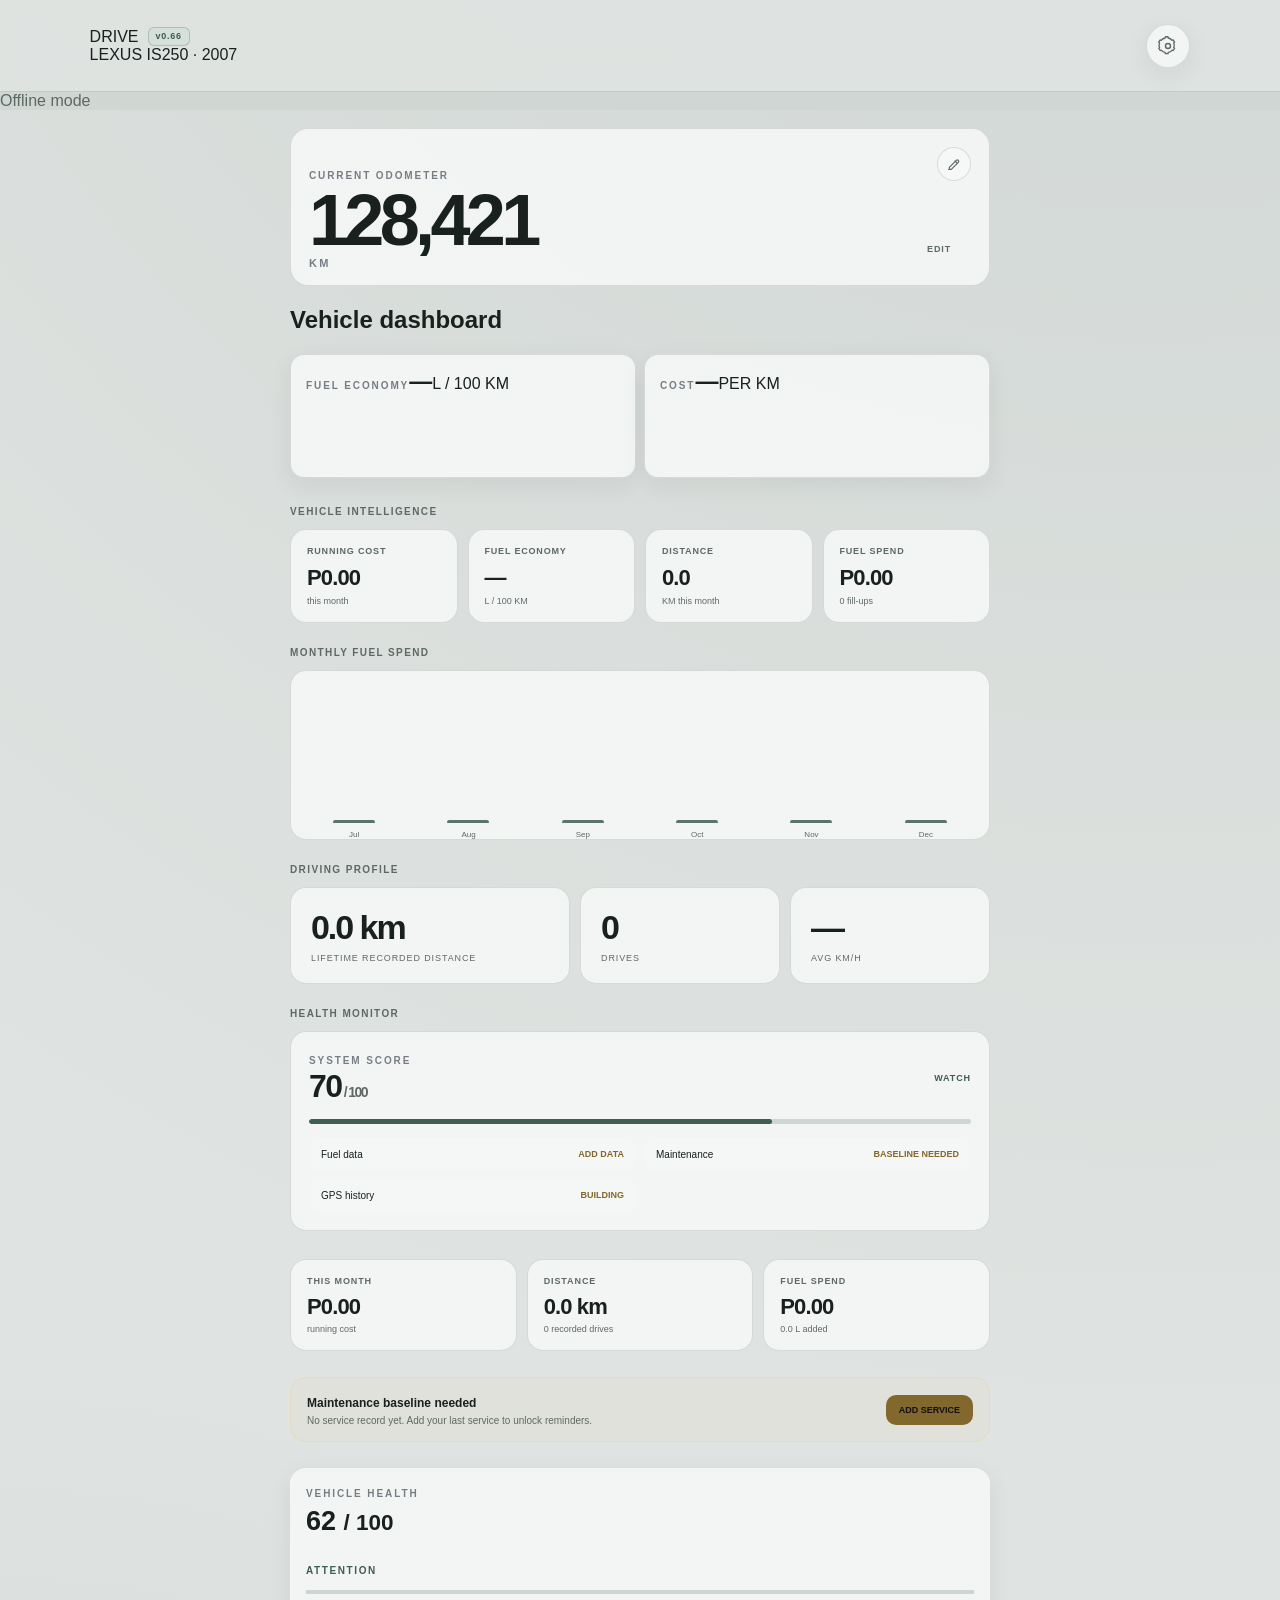
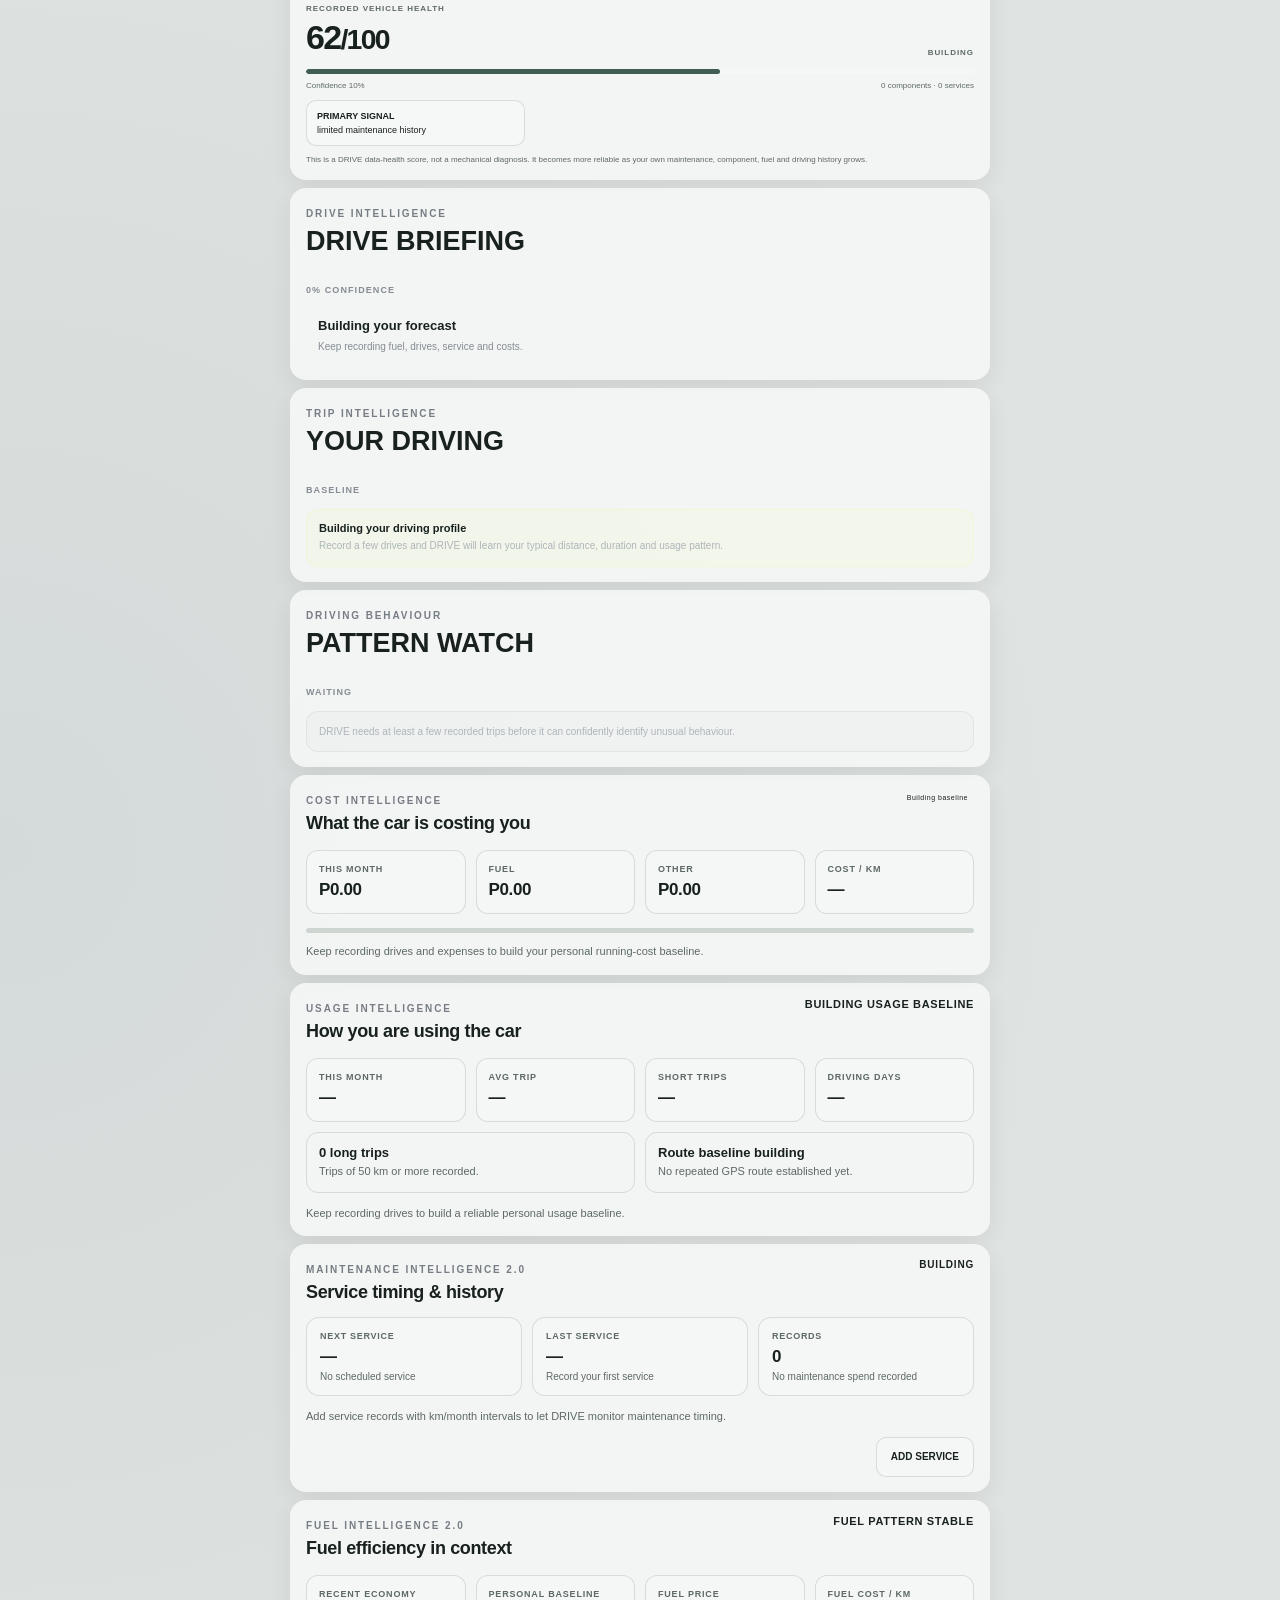
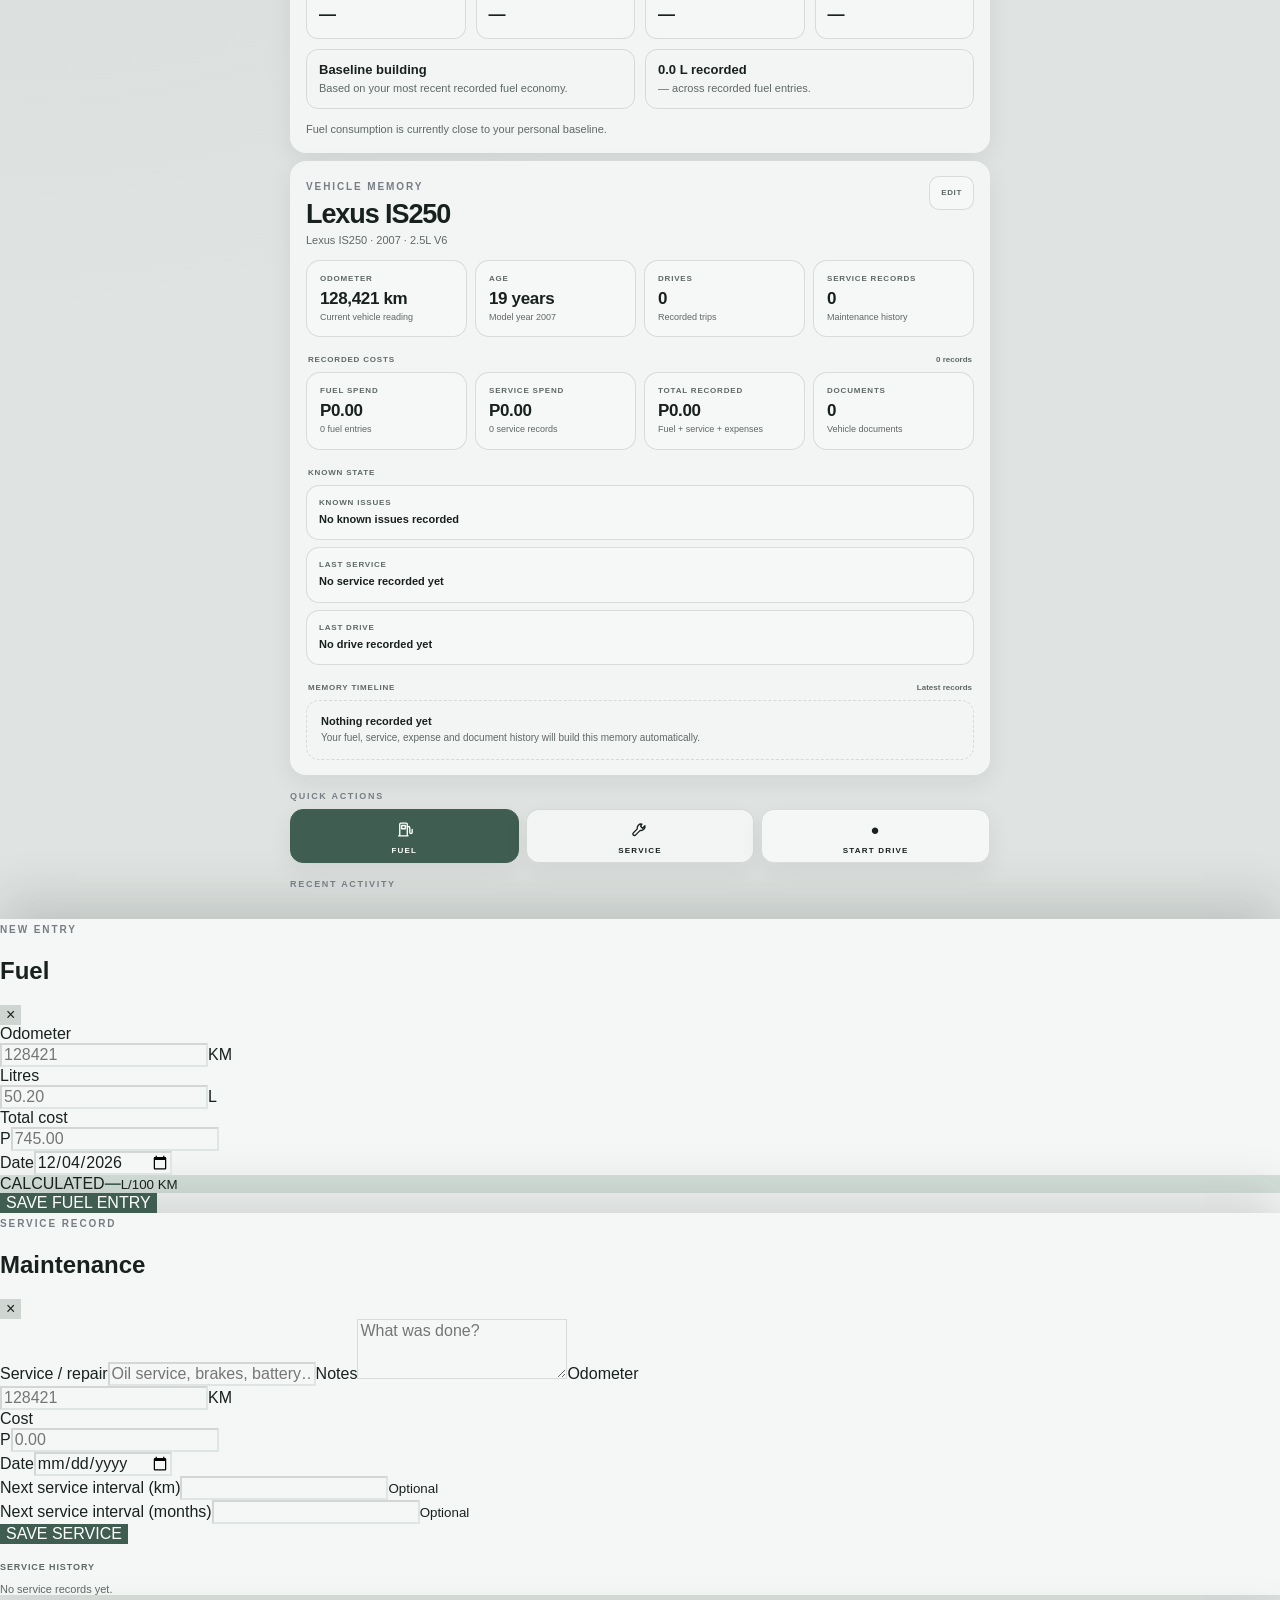
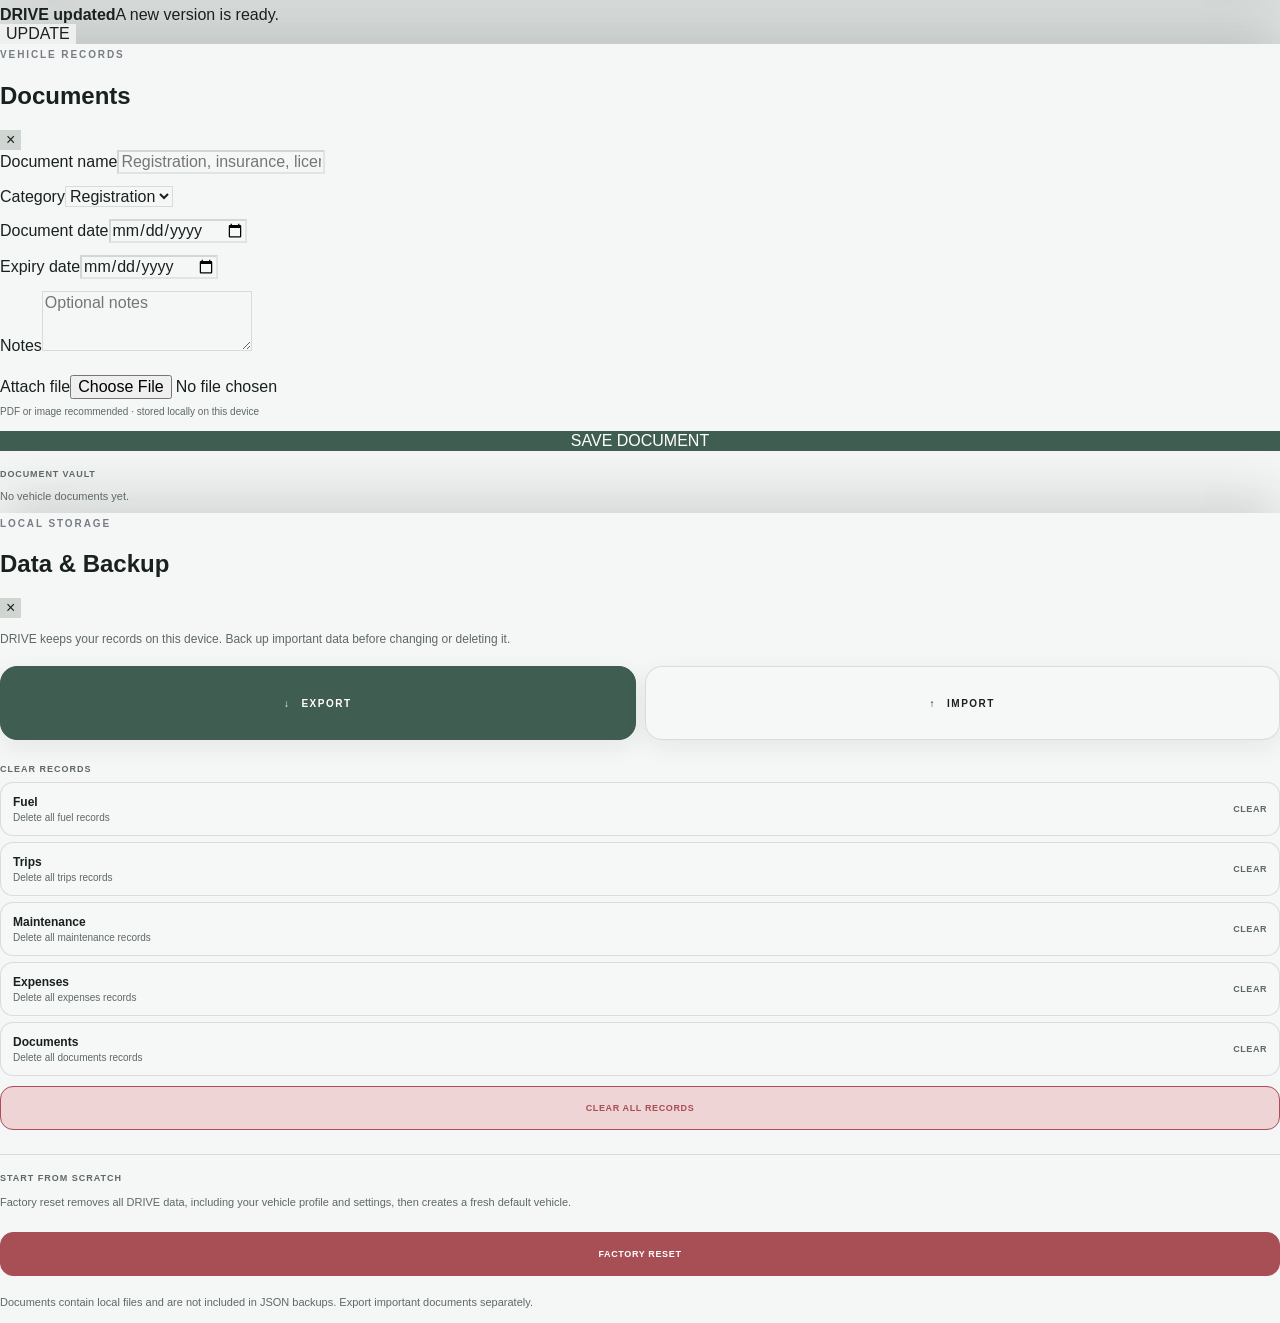
<file: index.html>
<!DOCTYPE html>
<html lang="en">
<head>
<meta charset="UTF-8"><meta name="viewport" content="width=device-width, initial-scale=1, viewport-fit=cover"><meta name="theme-color" content="#151a18"><meta name="description" content="DRIVE — Personal Vehicle Intelligence"><link rel="manifest" href="manifest.json"><link rel="icon" href="icons/icon.svg"><link rel="apple-touch-icon" href="icons/icon.svg"><title>DRIVE v0.63 — Vehicle Intelligence</title><link rel="stylesheet" href="styles.css"><link rel="stylesheet" href="theme-v028.css">
<style>
.brand-row{display:flex;align-items:center;gap:9px}.version-badge{display:inline-flex;align-items:center;padding:4px 7px;border:1px solid rgba(157,185,170,.24);border-radius:6px;color:#a9bcb1;background:rgba(157,185,170,.08);font-size:9px;font-weight:800;letter-spacing:.08em;line-height:1}.drive-briefing{margin-top:18px}.drive-briefing .panel-header{margin-bottom:14px}.briefing-confidence{font-size:9px;letter-spacing:.12em;font-weight:800;color:#858c93}.briefing-list{display:grid;gap:10px}.briefing-item{padding:13px 14px;border:1px solid rgba(255,255,255,.07);border-radius:10px;background:#111417}.briefing-title{display:flex;justify-content:space-between;gap:12px;align-items:center}.briefing-title strong{font-size:11px;letter-spacing:.08em}.briefing-title span{font-size:8px;letter-spacing:.1em;color:#858c93}.briefing-item p{margin:7px 0 5px;color:#f1f3f4;font-size:13px;line-height:1.45}.briefing-item small{display:block;color:#858c93;font-size:11px;line-height:1.4}.briefing-item.severity-attention{border-color:rgba(214,134,139,.3)}.briefing-item.severity-watch{border-color:rgba(208,181,108,.25)}.briefing-item.severity-positive{border-color:rgba(157,185,170,.22)}.briefing-empty{padding:14px;border:1px dashed rgba(255,255,255,.1);border-radius:10px}.briefing-empty strong{font-size:13px}.briefing-empty p{margin:6px 0 0;color:#858c93;font-size:12px;line-height:1.5}.trip-history-heading{display:flex;justify-content:space-between;align-items:baseline;margin:18px 0 10px}.trip-history-heading span{font-size:9px;color:#858c93;letter-spacing:.1em;font-weight:800}.trip-history-list{display:grid;gap:8px}.trip-history-item{display:grid;grid-template-columns:34px minmax(0,1fr) auto;gap:10px;align-items:center;padding:13px;border:1px solid rgba(255,255,255,.07);border-radius:12px;background:#111417}.trip-history-icon{width:34px;height:34px;border-radius:10px;display:grid;place-items:center;background:rgba(216,255,62,.08);color:#d8ff3e;font-weight:900}.trip-history-main{min-width:0}.trip-history-main strong{display:block;font-size:13px}.trip-history-main span{display:block;margin-top:4px;color:#858c93;font-size:10px;line-height:1.35}.trip-history-value{text-align:right}.trip-history-value strong{display:block;font-size:12px}.trip-history-value span{display:block;margin-top:4px;color:#858c93;font-size:9px}.trip-history-route{grid-column:2/-1;margin-top:2px;color:#858c93;font-size:9px;letter-spacing:.06em}.trip-history-empty{padding:14px;color:#858c93;font-size:12px}.live-map-wrap{margin:14px 0 12px}.live-map-pane{position:relative;width:100%;height:190px;overflow:hidden;border-radius:14px;background:#dfe4df}.live-map-canvas{display:block;width:100%;height:190px!important}@media(min-width:481px){.live-map-pane,.live-map-canvas{height:210px!important}}@media(max-width:480px){.briefing-item{padding:12px}.briefing-title{align-items:flex-start}.briefing-item p{font-size:12.5px}.trip-history-item{grid-template-columns:32px minmax(0,1fr) auto;padding:11px}.trip-history-icon{width:32px;height:32px}}
</style>
</head><body><div id="app">
<header class="topbar" role="banner"><div><div class="brand-row"><div class="brand">DRIVE</div><span class="version-badge">v0.63</span></div><div class="vehicle-name" id="vehicleHeaderName">LEXUS IS250 · 2007</div></div><button type="button" class="icon-button" id="settingsButton" aria-label="Open vehicle settings">⋯</button></header>
<div id="networkStatus" class="status-bar hidden" role="status" aria-live="polite"><span class="status-dot" aria-hidden="true"></span><span id="networkText">Offline mode</span></div>
<main id="main-content" tabindex="-1">
<section id="dashboardPage" class="page active" aria-labelledby="dashboard-title"><div class="hero"><div class="eyebrow">CURRENT ODOMETER</div><div id="odometerValue" class="odometer" aria-label="Current odometer reading">128,421</div><div class="unit">KM</div></div><h1 id="dashboard-title" class="sr-only">Vehicle dashboard</h1><div class="metric-grid"><article class="metric-card"><span class="metric-label">FUEL ECONOMY</span><strong id="fuelEconomy">—</strong><span>L / 100 KM</span></article><article class="metric-card"><span class="metric-label">COST</span><strong id="costPerKm">—</strong><span>PER KM</span></article></div><section class="panel" aria-labelledby="health-title"><div class="panel-header"><div><span class="eyebrow">VEHICLE HEALTH</span><h2 id="health-title"><span id="healthScore">100</span> <small>/ 100</small></h2></div><span class="health-status">GOOD</span></div><div class="health-bar" role="progressbar" aria-label="Vehicle health score" aria-valuemin="0" aria-valuemax="100" aria-valuenow="100"><div id="healthBar" style="width:100%"></div></div></section><section id="driveBriefing" class="panel drive-briefing" aria-labelledby="briefing-title"><div class="panel-header"><div><span class="eyebrow">DRIVE INTELLIGENCE</span><h2 id="briefing-title">DRIVE BRIEFING</h2></div><span class="briefing-confidence">LOCAL</span></div><div class="briefing-list"><div class="briefing-empty"><strong>Building your baseline</strong><p>Log more fuel, drives and service records and DRIVE will start identifying trends.</p></div></div></section><section aria-labelledby="quick-actions-title"><div id="quick-actions-title" class="section-title">QUICK ACTIONS</div><div class="quick-actions"><button type="button" class="action-button primary" data-action="fuel"><span class="action-icon" aria-hidden="true">＋</span><span>FUEL</span></button><button type="button" class="action-button" data-action="service"><span class="action-icon" aria-hidden="true">＋</span><span>SERVICE</span></button><button type="button" class="action-button drive-button" id="startDriveButton"><span class="action-icon" aria-hidden="true">●</span><span>START DRIVE</span></button></div></section><section aria-labelledby="recent-title"><div id="recent-title" class="section-title">RECENT ACTIVITY</div><div id="recentActivity" class="activity-list" aria-live="polite"></div></section></section>
<section id="tripsPage" class="page" aria-labelledby="trips-title"><div class="page-heading"><span class="eyebrow">VEHICLE MOVEMENT</span><h1 id="trips-title">Trips</h1></div><div class="trip-live-card hidden" id="tripLiveCard" aria-live="polite"><div class="live-indicator"><span aria-hidden="true"></span>RECORDING</div><div id="liveDistance" class="live-distance">0.00 km</div><div class="live-meta"><span id="liveDuration">00:00</span><span id="liveAccuracy">GPS ±--</span></div><button type="button" id="stopDriveButton" class="stop-button">END DRIVE</button></div><div id="tripHistory" class="history-list trip-history-list" aria-live="polite"></div><div class="empty-state"><div class="empty-icon" aria-hidden="true">◌</div><h2>Trip history</h2><p>Your recorded drives will appear here.</p></div></section>
<section id="fuelPage" class="page" aria-labelledby="fuel-title"><div class="page-heading"><span class="eyebrow">FUEL ANALYTICS</span><h1 id="fuel-title">Fuel</h1></div><div class="fuel-summary"><div><span>AVG ECONOMY</span><strong>—</strong><small>L/100KM</small></div><div><span>COST / KM</span><strong>—</strong><small>AVERAGE</small></div></div><button type="button" class="large-action" data-action="fuel"><span aria-hidden="true">＋</span>ADD FUEL ENTRY</button><div id="fuelHistory" class="history-list" aria-live="polite"></div></section>
<section id="carPage" class="page" aria-labelledby="car-title"><div class="page-heading"><span class="eyebrow">VEHICLE</span><h1 id="car-title">Lexus IS250</h1></div><div class="vehicle-card"><div class="vehicle-image-placeholder" role="img" aria-label="Lexus IS250 vehicle placeholder">IS250</div><div class="vehicle-details"><div><span>YEAR</span><strong>2007</strong></div><div><span>ENGINE</span><strong>2.5L V6</strong></div><div><span>ODOMETER</span><strong>128,421 km</strong></div></div></div><div class="section-title">VEHICLE HEALTH</div><div class="health-list"><div class="health-row"><span>Engine</span><strong class="good">GOOD</strong></div><div class="health-row"><span>Transmission</span><strong class="good">GOOD</strong></div><div class="health-row"><span>Brakes</span><strong class="warning">CHECK SOON</strong></div><div class="health-row"><span>Tyres</span><strong class="good">GOOD</strong></div></div></section>
<section id="morePage" class="page" aria-labelledby="more-title"><div class="page-heading"><span class="eyebrow">DRIVE</span><h1 id="more-title">More</h1></div><div class="settings-list"><button type="button">Maintenance <span aria-hidden="true">›</span></button><button type="button">Expenses <span aria-hidden="true">›</span></button><button type="button">Documents <span aria-hidden="true">›</span></button><button type="button" id="openCameraButton">Camera / OCR <span aria-hidden="true">›</span></button><button type="button">Analytics <span aria-hidden="true">›</span></button><button type="button">Data &amp; Backup <span aria-hidden="true">›</span></button><button type="button">Settings <span aria-hidden="true">›</span></button></div></section>
</main><nav class="bottom-nav" aria-label="Primary navigation"><button type="button" class="nav-item active" data-page="dashboardPage"><span aria-hidden="true">⌂</span><small>Home</small></button><button type="button" class="nav-item" data-page="tripsPage"><span aria-hidden="true">↗</span><small>Trips</small></button><button type="button" class="nav-item" data-page="fuelPage"><span aria-hidden="true">◉</span><small>Fuel</small></button><button type="button" class="nav-item" data-page="carPage"><span aria-hidden="true">◇</span><small>Car</small></button><button type="button" class="nav-item" data-page="morePage"><span aria-hidden="true">•••</span><small>More</small></button></nav></div>
<div id="fuelModal" class="modal hidden" role="dialog" aria-modal="true" aria-labelledby="fuel-modal-title"><div class="modal-sheet"><div class="modal-handle" aria-hidden="true"></div><div class="modal-header"><div><span class="eyebrow">NEW ENTRY</span><h2 id="fuel-modal-title">Fuel</h2></div><button type="button" class="modal-close" data-close="fuelModal" aria-label="Close fuel entry">×</button></div><form id="fuelForm"><label for="fuelOdometer">Odometer<div class="input-unit"><input id="fuelOdometer" type="number" inputmode="decimal" min="0" step="1" placeholder="128421" required><span aria-hidden="true">KM</span></div></label><label for="fuelLitres">Litres<div class="input-unit"><input id="fuelLitres" type="number" inputmode="decimal" min="0.01" step="0.01" placeholder="50.20" required><span aria-hidden="true">L</span></div></label><label for="fuelCost">Total cost<div class="input-unit"><span aria-hidden="true">P</span><input id="fuelCost" type="number" inputmode="decimal" min="0" step="0.01" placeholder="745.00" required></div></label><label for="fuelDate">Date<input id="fuelDate" type="date" required></label><div id="fuelCalculation" class="calculation-preview hidden" aria-live="polite"><span>CALCULATED</span><strong id="calculatedEconomy">—</strong><small>L/100 KM</small></div><button type="submit" class="submit-button">SAVE FUEL ENTRY</button></form></div></div>
<div id="maintenanceModal" class="modal hidden" role="dialog" aria-modal="true" aria-labelledby="maintenance-modal-title"><div class="modal-sheet"><div class="modal-handle" aria-hidden="true"></div><div class="modal-header"><div><span class="eyebrow">SERVICE RECORD</span><h2 id="maintenance-modal-title">Maintenance</h2></div><button type="button" class="modal-close" data-close="maintenanceModal" aria-label="Close maintenance">×</button></div><form id="maintenanceForm"><label for="maintenanceTitle">Service / repair<input id="maintenanceTitle" required maxlength="100" placeholder="Oil service, brakes, battery…"></label><label for="maintenanceDescription">Notes<textarea id="maintenanceDescription" rows="3" maxlength="500" placeholder="What was done?"></textarea></label><label for="maintenanceOdometer">Odometer<div class="input-unit"><input id="maintenanceOdometer" type="number" min="0" step="1" inputmode="numeric" placeholder="128421"><span aria-hidden="true">KM</span></div></label><label for="maintenanceCost">Cost<div class="input-unit"><span aria-hidden="true">P</span><input id="maintenanceCost" type="number" min="0" step="0.01" inputmode="decimal" placeholder="0.00"></div></label><label for="maintenanceDate">Date<input id="maintenanceDate" type="date" required></label><div class="form-grid"><div><label for="maintenanceIntervalKm">Next service interval (km)</label><input id="maintenanceIntervalKm" type="number" min="0" step="1" inputmode="numeric"><small>Optional</small></div><div><label for="maintenanceIntervalMonths">Next service interval (months)</label><input id="maintenanceIntervalMonths" type="number" min="0" step="1" inputmode="numeric"><small>Optional</small></div></div><button class="submit-button" type="submit">SAVE SERVICE</button></form></div></div>
<div id="updateModal" class="update-toast hidden" role="status" aria-live="polite"><div><strong>DRIVE updated</strong><span>A new version is ready.</span></div><button type="button" id="updateButton">UPDATE</button></div><script src="db.js"></script><script src="gps.js"></script><script src="app.js"></script><script src="trip-controller-v057.js"></script><script src="drive-runtime-v063.js"></script></body></html>
</file>
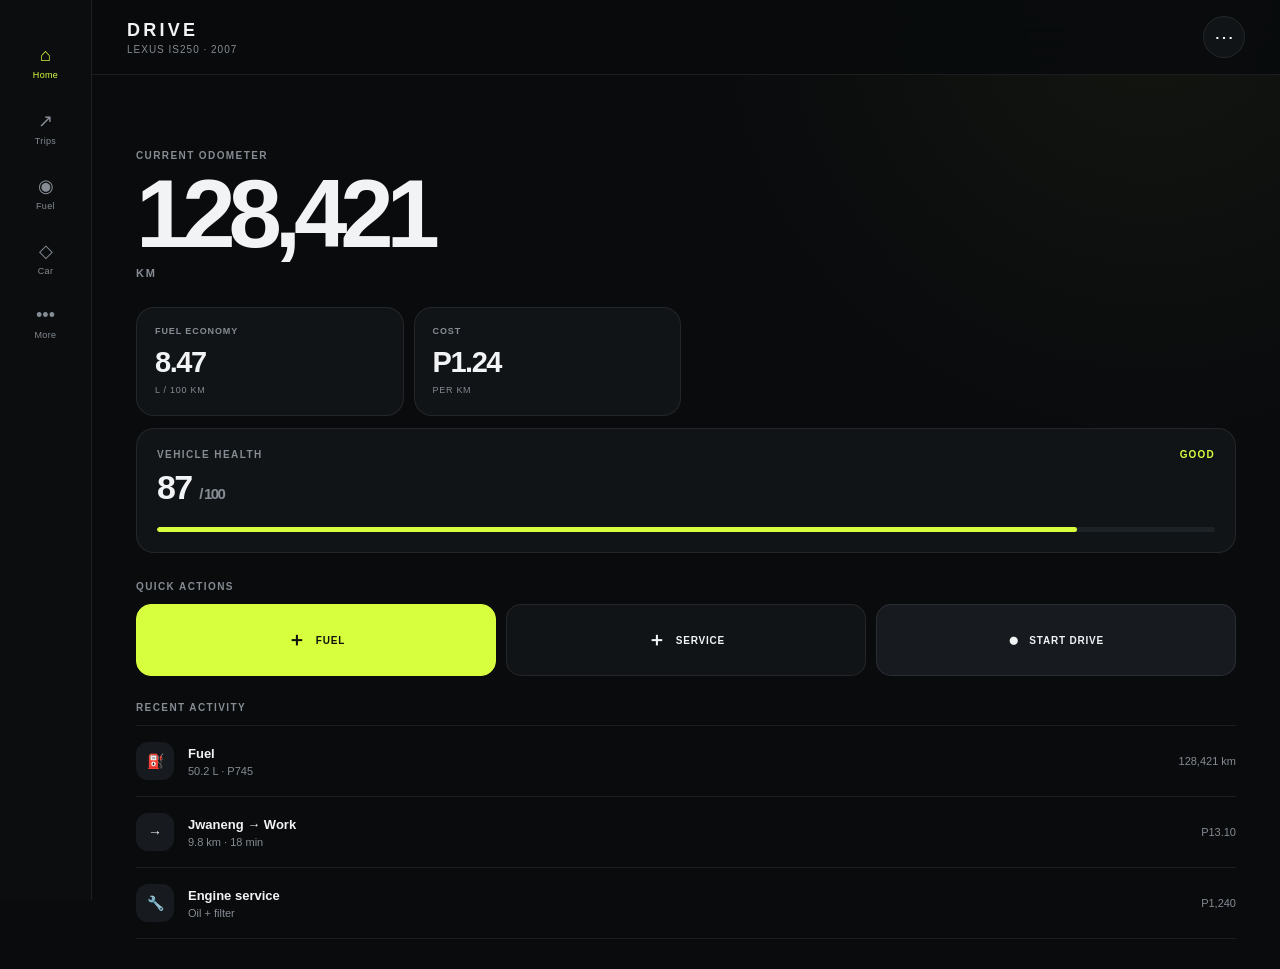
<file: drive/index.html>
<!DOCTYPE html>
<html lang="en">
<head>
    <meta charset="UTF-8">

    <meta
        name="viewport"
        content="width=device-width, initial-scale=1, viewport-fit=cover"
    >

    <meta name="theme-color" content="#0b0d0f">

    <meta
        name="description"
        content="DRIVE — Personal Vehicle Intelligence"
    >

    <link rel="manifest" href="manifest.json">
    <link rel="icon" href="icons/icon.svg">

    <title>DRIVE — Vehicle Intelligence</title>

    <link rel="stylesheet" href="styles.css">
</head>

<body>

<div id="app">

    <!-- =========================================
         TOP BAR
    ========================================== -->

    <header class="topbar">

        <div>
            <div class="brand">DRIVE</div>
            <div class="vehicle-name">LEXUS IS250 · 2007</div>
        </div>

        <button
            class="icon-button"
            id="settingsButton"
            aria-label="Settings"
        >
            ⋯
        </button>

    </header>


    <!-- =========================================
         OFFLINE / UPDATE STATUS
    ========================================== -->

    <div id="networkStatus" class="status-bar hidden">
        <span class="status-dot"></span>
        <span id="networkText">Offline mode</span>
    </div>


    <main>

        <!-- =====================================
             DASHBOARD
        ====================================== -->

        <section
            id="dashboardPage"
            class="page active"
        >

            <div class="hero">

                <div class="eyebrow">
                    CURRENT ODOMETER
                </div>

                <div
                    id="odometerValue"
                    class="odometer"
                >
                    128,421
                </div>

                <div class="unit">
                    KM
                </div>

            </div>


            <!-- METRICS -->

            <div class="metric-grid">

                <article class="metric-card">

                    <span class="metric-label">
                        FUEL ECONOMY
                    </span>

                    <strong id="fuelEconomy">
                        8.47
                    </strong>

                    <span>
                        L / 100 KM
                    </span>

                </article>


                <article class="metric-card">

                    <span class="metric-label">
                        COST
                    </span>

                    <strong id="costPerKm">
                        P1.24
                    </strong>

                    <span>
                        PER KM
                    </span>

                </article>

            </div>


            <!-- HEALTH -->

            <section class="panel">

                <div class="panel-header">

                    <div>
                        <span class="eyebrow">
                            VEHICLE HEALTH
                        </span>

                        <h2>
                            <span id="healthScore">87</span>
                            <small>/ 100</small>
                        </h2>
                    </div>

                    <span class="health-status">
                        GOOD
                    </span>

                </div>


                <div class="health-bar">

                    <div
                        id="healthBar"
                        style="width: 87%"
                    ></div>

                </div>

            </section>


            <!-- QUICK ACTIONS -->

            <section>

                <div class="section-title">
                    QUICK ACTIONS
                </div>


                <div class="quick-actions">

                    <button
                        class="action-button primary"
                        data-action="fuel"
                    >
                        <span class="action-icon">＋</span>
                        <span>FUEL</span>
                    </button>


                    <button
                        class="action-button"
                        data-action="service"
                    >
                        <span class="action-icon">＋</span>
                        <span>SERVICE</span>
                    </button>


                    <button
                        class="action-button drive-button"
                        id="startDriveButton"
                    >
                        <span class="action-icon">●</span>
                        <span>START DRIVE</span>
                    </button>

                </div>

            </section>


            <!-- RECENT ACTIVITY -->

            <section>

                <div class="section-title">
                    RECENT ACTIVITY
                </div>

                <div
                    id="recentActivity"
                    class="activity-list"
                >

                    <article class="activity">

                        <div class="activity-icon fuel">
                            ⛽
                        </div>

                        <div class="activity-info">

                            <strong>
                                Fuel
                            </strong>

                            <span>
                                50.2 L · P745
                            </span>

                        </div>

                        <div class="activity-value">
                            128,421 km
                        </div>

                    </article>


                    <article class="activity">

                        <div class="activity-icon trip">
                            →
                        </div>

                        <div class="activity-info">

                            <strong>
                                Jwaneng → Work
                            </strong>

                            <span>
                                9.8 km · 18 min
                            </span>

                        </div>

                        <div class="activity-value">
                            P13.10
                        </div>

                    </article>


                    <article class="activity">

                        <div class="activity-icon service">
                            🔧
                        </div>

                        <div class="activity-info">

                            <strong>
                                Engine service
                            </strong>

                            <span>
                                Oil + filter
                            </span>

                        </div>

                        <div class="activity-value">
                            P1,240
                        </div>

                    </article>

                </div>

            </section>

        </section>


        <!-- =====================================
             TRIPS PAGE
        ====================================== -->

        <section
            id="tripsPage"
            class="page"
        >

            <div class="page-heading">

                <span class="eyebrow">
                    VEHICLE MOVEMENT
                </span>

                <h1>
                    Trips
                </h1>

            </div>


            <div class="trip-live-card hidden" id="tripLiveCard">

                <div class="live-indicator">
                    <span></span>
                    RECORDING
                </div>

                <div
                    id="liveDistance"
                    class="live-distance"
                >
                    0.00 km
                </div>

                <div class="live-meta">

                    <span id="liveDuration">
                        00:00
                    </span>

                    <span id="liveAccuracy">
                        GPS ±--
                    </span>

                </div>

                <button
                    id="stopDriveButton"
                    class="stop-button"
                >
                    END DRIVE
                </button>

            </div>


            <div class="empty-state">

                <div class="empty-icon">
                    ◌
                </div>

                <h2>
                    Trip history
                </h2>

                <p>
                    Your recorded drives will appear here.
                </p>

            </div>

        </section>


        <!-- =====================================
             FUEL PAGE
        ====================================== -->

        <section
            id="fuelPage"
            class="page"
        >

            <div class="page-heading">

                <span class="eyebrow">
                    FUEL ANALYTICS
                </span>

                <h1>
                    Fuel
                </h1>

            </div>


            <div class="fuel-summary">

                <div>
                    <span>
                        AVG ECONOMY
                    </span>

                    <strong>
                        8.47
                    </strong>

                    <small>
                        L/100KM
                    </small>
                </div>


                <div>
                    <span>
                        COST / KM
                    </span>

                    <strong>
                        P1.24
                    </strong>

                    <small>
                        AVERAGE
                    </small>
                </div>

            </div>


            <button
                class="large-action"
                data-action="fuel"
            >
                <span>＋</span>
                ADD FUEL ENTRY
            </button>


            <div
                id="fuelHistory"
                class="history-list"
            ></div>

        </section>


        <!-- =====================================
             CAR PAGE
        ====================================== -->

        <section
            id="carPage"
            class="page"
        >

            <div class="page-heading">

                <span class="eyebrow">
                    VEHICLE
                </span>

                <h1>
                    Lexus IS250
                </h1>

            </div>


            <div class="vehicle-card">

                <div class="vehicle-image-placeholder">
                    IS250
                </div>

                <div class="vehicle-details">

                    <div>
                        <span>YEAR</span>
                        <strong>2007</strong>
                    </div>

                    <div>
                        <span>ENGINE</span>
                        <strong>2.5L V6</strong>
                    </div>

                    <div>
                        <span>ODOMETER</span>
                        <strong>128,421 km</strong>
                    </div>

                </div>

            </div>


            <div class="section-title">
                VEHICLE HEALTH
            </div>


            <div class="health-list">

                <div class="health-row">
                    <span>Engine</span>
                    <strong class="good">GOOD</strong>
                </div>

                <div class="health-row">
                    <span>Transmission</span>
                    <strong class="good">GOOD</strong>
                </div>

                <div class="health-row">
                    <span>Brakes</span>
                    <strong class="warning">CHECK SOON</strong>
                </div>

                <div class="health-row">
                    <span>Tyres</span>
                    <strong class="good">GOOD</strong>
                </div>

            </div>

        </section>


        <!-- =====================================
             MORE PAGE
        ====================================== -->

        <section
            id="morePage"
            class="page"
        >

            <div class="page-heading">

                <span class="eyebrow">
                    DRIVE
                </span>

                <h1>
                    More
                </h1>

            </div>


            <div class="settings-list">

                <button>
                    Maintenance
                    <span>›</span>
                </button>

                <button>
                    Expenses
                    <span>›</span>
                </button>

                <button>
                    Documents
                    <span>›</span>
                </button>

                <button>
                    Analytics
                    <span>›</span>
                </button>

                <button>
                    Data & Backup
                    <span>›</span>
                </button>

                <button>
                    Settings
                    <span>›</span>
                </button>

            </div>

        </section>

    </main>


    <!-- =========================================
         BOTTOM NAV
    ========================================== -->

    <nav class="bottom-nav">

        <button
            class="nav-item active"
            data-page="dashboardPage"
        >
            <span>⌂</span>
            <small>Home</small>
        </button>

        <button
            class="nav-item"
            data-page="tripsPage"
        >
            <span>↗</span>
            <small>Trips</small>
        </button>

        <button
            class="nav-item"
            data-page="fuelPage"
        >
            <span>◉</span>
            <small>Fuel</small>
        </button>

        <button
            class="nav-item"
            data-page="carPage"
        >
            <span>◇</span>
            <small>Car</small>
        </button>

        <button
            class="nav-item"
            data-page="morePage"
        >
            <span>•••</span>
            <small>More</small>
        </button>

    </nav>

</div>


<!-- =========================================
     FUEL MODAL
========================================== -->

<div
    id="fuelModal"
    class="modal hidden"
>

    <div class="modal-sheet">

        <div class="modal-handle"></div>

        <div class="modal-header">

            <div>
                <span class="eyebrow">
                    NEW ENTRY
                </span>

                <h2>
                    Fuel
                </h2>
            </div>

            <button
                class="modal-close"
                data-close="fuelModal"
            >
                ×
            </button>

        </div>


        <form id="fuelForm">

            <label>
                Odometer

                <div class="input-unit">

                    <input
                        id="fuelOdometer"
                        type="number"
                        inputmode="decimal"
                        placeholder="128421"
                        required
                    >

                    <span>KM</span>

                </div>

            </label>


            <label>
                Litres

                <div class="input-unit">

                    <input
                        id="fuelLitres"
                        type="number"
                        inputmode="decimal"
                        step="0.01"
                        placeholder="50.20"
                        required
                    >

                    <span>L</span>

                </div>

            </label>


            <label>
                Total cost

                <div class="input-unit">

                    <span>P</span>

                    <input
                        id="fuelCost"
                        type="number"
                        inputmode="decimal"
                        step="0.01"
                        placeholder="745.00"
                        required
                    >

                </div>

            </label>


            <label>
                Date

                <input
                    id="fuelDate"
                    type="date"
                    required
                >

            </label>


            <div
                id="fuelCalculation"
                class="calculation-preview hidden"
            >

                <span>CALCULATED</span>

                <strong id="calculatedEconomy">
                    —
                </strong>

                <small>
                    L/100 KM
                </small>

            </div>


            <button
                type="submit"
                class="submit-button"
            >
                SAVE FUEL ENTRY
            </button>

        </form>

    </div>

</div>


<!-- =========================================
     UPDATE MODAL
========================================== -->

<div
    id="updateModal"
    class="update-toast hidden"
>

    <div>

        <strong>
            DRIVE updated
        </strong>

        <span>
            A new version is ready.
        </span>

    </div>

    <button id="updateButton">
        UPDATE
    </button>

</div>


<script src="db.js"></script>
<script src="gps.js"></script>
<script src="app.js"></script>

</body>
</html>
</file>
<file: styles.css>
/* =========================================================
   DRIVE — Apple-inspired vehicle intelligence UI
   No external fonts, icon libraries or CSS frameworks.
========================================================= */

:root {
  --bg: #08090a;
  --surface: #111315;
  --surface-2: #17191c;
  --surface-3: #1c1f22;
  --line: rgba(255,255,255,.075);
  --line-strong: rgba(255,255,255,.12);
  --text: #f5f5f7;
  --muted: #8b9097;
  --muted-2: #666b72;
  --accent: #c8ff25;
  --accent-soft: rgba(200,255,37,.11);
  --radius: 22px;
  --safe-bottom: env(safe-area-inset-bottom, 0px);
  --ease: cubic-bezier(.2,.8,.2,1);
}

* { box-sizing: border-box; }

html {
  background: var(--bg);
  color-scheme: dark;
  scroll-behavior: smooth;
}

body {
  margin: 0;
  min-width: 320px;
  min-height: 100vh;
  background:
    radial-gradient(circle at 85% 8%, rgba(200,255,37,.035), transparent 30%),
    var(--bg);
  color: var(--text);
  font-family: -apple-system, BlinkMacSystemFont, "SF Pro Display", "SF Pro Text",
               "Helvetica Neue", Arial, sans-serif;
  -webkit-font-smoothing: antialiased;
  text-rendering: optimizeLegibility;
}

button, input, select, textarea { font: inherit; }
button { color: inherit; border: 0; cursor: pointer; touch-action: manipulation; }
button:focus-visible { outline: 2px solid var(--accent); outline-offset: 3px; }

svg {
  display: block;
  width: 22px;
  height: 22px;
  fill: none;
  stroke: currentColor;
  stroke-width: 1.65;
  stroke-linecap: round;
  stroke-linejoin: round;
  vector-effect: non-scaling-stroke;
}

.app-shell { min-height: 100vh; }

.side-nav {
  position: fixed;
  inset: 0 auto 0 0;
  width: 94px;
  z-index: 30;
  display: flex;
  align-items: center;
  flex-direction: column;
  border-right: 1px solid var(--line);
  background: rgba(8,9,10,.76);
  backdrop-filter: blur(24px);
  -webkit-backdrop-filter: blur(24px);
}

.brand-mini {
  margin-top: 30px;
  width: 34px;
  height: 34px;
  display: grid;
  place-items: center;
  border: 1px solid var(--line-strong);
  border-radius: 11px;
  color: var(--accent);
  font-size: 14px;
  font-weight: 800;
  letter-spacing: .14em;
}

.nav-stack {
  margin-top: 70px;
  display: grid;
  gap: 26px;
}

.nav-item {
  width: 62px;
  min-height: 58px;
  display: grid;
  place-items: center;
  gap: 4px;
  padding: 7px 0;
  background: transparent;
  color: var(--muted-2);
  border-radius: 15px;
  transition: transform .2s var(--ease), color .25s ease, background .25s ease;
}

.nav-item:hover { color: var(--text); background: rgba(255,255,255,.035); }
.nav-item:active { transform: scale(.94); }
.nav-item.active { color: var(--accent); }

.nav-icon {
  position: relative;
  width: 28px;
  height: 28px;
  display: grid;
  place-items: center;
  transition: transform .28s var(--ease);
}

.nav-icon svg { width: 20px; height: 20px; }
.nav-item.active .nav-icon { transform: translateY(-1px) scale(1.05); }
.nav-item.active .nav-icon::after {
  content: "";
  position: absolute;
  bottom: -5px;
  width: 3px;
  height: 3px;
  border-radius: 50%;
  background: currentColor;
  animation: navIndicator .35s var(--ease);
}

.nav-item small {
  font-size: 9px;
  font-weight: 600;
  letter-spacing: .03em;
}

.main {
  width: calc(100% - 94px);
  margin-left: 94px;
  min-height: 100vh;
}

.topbar {
  position: sticky;
  top: 0;
  z-index: 20;
  min-height: 92px;
  display: flex;
  align-items: center;
  justify-content: space-between;
  padding: 0 7vw;
  border-bottom: 1px solid var(--line);
  background: rgba(8,9,10,.74);
  backdrop-filter: blur(24px);
  -webkit-backdrop-filter: blur(24px);
}

.wordmark {
  font-size: 19px;
  font-weight: 800;
  letter-spacing: .25em;
}

.vehicle-subtitle {
  margin-top: 5px;
  color: var(--muted-2);
  font-size: 10px;
  font-weight: 700;
  letter-spacing: .16em;
}

.icon-button {
  width: 44px;
  height: 44px;
  display: grid;
  place-items: center;
  border: 1px solid var(--line);
  border-radius: 50%;
  background: rgba(255,255,255,.025);
  color: var(--muted);
  transition: transform .18s var(--ease), background .2s ease, color .2s ease;
}

.icon-button:hover { color: var(--text); background: rgba(255,255,255,.06); }
.icon-button:active { transform: scale(.92); }
.icon-button svg { width: 21px; height: 21px; }

.page {
  width: min(1080px, calc(100% - 10vw));
  margin: 0 auto;
  padding: 78px 0 100px;
  display: none;
}

.page.active {
  display: block;
  animation: pageIn .55s var(--ease) both;
}

.hero { padding: 0 0 36px; }

.eyebrow, .metric-label, .section-title {
  color: #777d84;
  font-size: 10px;
  font-weight: 800;
  letter-spacing: .19em;
}

.odometer {
  margin-top: 12px;
  font-size: clamp(68px, 9vw, 108px);
  line-height: .95;
  font-weight: 760;
  letter-spacing: -.065em;
  font-variant-numeric: tabular-nums;
}

.unit {
  margin-top: 15px;
  color: #777d84;
  font-size: 11px;
  font-weight: 800;
  letter-spacing: .22em;
}

.metric-grid {
  display: grid;
  grid-template-columns: repeat(2, minmax(0, 280px));
  gap: 12px;
}

.metric-card,
.health-card,
.trip-live-card,
.fuel-scan-card,
.car-hero,
.empty-card,
.offline-card,
.settings-list {
  border: 1px solid var(--line);
  background: linear-gradient(145deg, rgba(255,255,255,.035), rgba(255,255,255,.018));
  box-shadow: inset 0 1px rgba(255,255,255,.025);
}

.metric-card {
  min-height: 124px;
  padding: 20px;
  border-radius: var(--radius);
}

.metric-value {
  margin-top: 14px;
  font-size: 31px;
  line-height: 1;
  font-weight: 700;
  letter-spacing: -.04em;
  font-variant-numeric: tabular-nums;
}

.metric-unit {
  margin-top: 10px;
  color: var(--muted-2);
  font-size: 9px;
  font-weight: 700;
  letter-spacing: .14em;
}

.health-card {
  margin-top: 12px;
  padding: 23px;
  border-radius: var(--radius);
}

.health-head {
  display: flex;
  justify-content: space-between;
  align-items: flex-start;
}

.health-number {
  margin-top: 10px;
  font-size: 34px;
  font-weight: 720;
  letter-spacing: -.04em;
}

.health-number span {
  color: var(--muted-2);
  font-size: 13px;
  letter-spacing: 0;
}

.health-status {
  color: var(--accent);
  font-size: 10px;
  font-weight: 900;
  letter-spacing: .16em;
}

.health-track {
  height: 5px;
  margin-top: 20px;
  overflow: hidden;
  border-radius: 999px;
  background: #202428;
}

.health-track span {
  display: block;
  height: 100%;
  border-radius: inherit;
  background: var(--accent);
  box-shadow: 0 0 18px rgba(200,255,37,.24);
  animation: healthLoad .9s .2s var(--ease) both;
}

.health-note {
  margin-top: 13px;
  color: var(--muted-2);
  font-size: 11px;
}

.section-title {
  margin: 38px 0 13px;
}

.quick-actions {
  display: grid;
  grid-template-columns: 1fr 1fr 1fr;
  gap: 10px;
}

.action-button,
.large-action {
  min-height: 74px;
  display: flex;
  align-items: center;
  justify-content: center;
  gap: 11px;
  border: 1px solid var(--line);
  border-radius: 17px;
  background: #14171a;
  font-size: 10px;
  font-weight: 850;
  letter-spacing: .15em;
  transition: transform .18s var(--ease), background .2s ease, border-color .2s ease, filter .2s ease;
}

.action-button:hover,
.large-action:hover {
  background: #1a1d20;
  border-color: var(--line-strong);
}

.action-button:active,
.large-action:active { transform: scale(.975); }

.action-button.primary {
  color: #0a0b0b;
  background: var(--accent);
  border-color: var(--accent);
}

.action-button.primary:hover { filter: brightness(1.04); }

.action-icon {
  width: 25px;
  height: 25px;
  display: grid;
  place-items: center;
  transition: transform .28s var(--ease);
}

.action-button:active .action-icon { transform: scale(.88); }

.play-icon {
  border-radius: 50%;
  background: rgba(255,255,255,.09);
}

.play-icon svg {
  width: 13px;
  height: 13px;
  margin-left: 1px;
  fill: currentColor;
}

.activity-heading { margin-top: 35px; }

.activity-list {
  border-top: 1px solid var(--line);
}

.activity-row {
  width: 100%;
  min-height: 73px;
  display: grid;
  grid-template-columns: 42px 1fr auto;
  align-items: center;
  gap: 12px;
  padding: 10px 0;
  border-bottom: 1px solid var(--line);
  background: transparent;
  text-align: left;
  transition: background .2s ease;
}

.activity-row:hover { background: rgba(255,255,255,.018); }

.activity-icon {
  width: 38px;
  height: 38px;
  display: grid;
  place-items: center;
  border-radius: 12px;
  background: #181b1e;
  color: var(--text);
}

.activity-icon svg { width: 18px; height: 18px; }

.activity-main { display: grid; gap: 5px; }
.activity-main strong { font-size: 13px; font-weight: 650; }
.activity-main small { color: var(--muted); font-size: 11px; }

.activity-right {
  color: var(--muted);
  font-size: 11px;
  font-variant-numeric: tabular-nums;
}

.page-heading { padding-bottom: 30px; }
.page-heading h1 {
  margin: 9px 0 7px;
  font-size: clamp(38px, 5vw, 58px);
  letter-spacing: -.055em;
}
.page-heading p { max-width: 560px; margin: 0; color: var(--muted); line-height: 1.55; font-size: 14px; }

.trip-live-card {
  min-height: 130px;
  padding: 22px;
  display: grid;
  grid-template-columns: auto 1fr auto;
  align-items: center;
  gap: 15px;
  border-radius: var(--radius);
}

.live-dot,
.status-pulse {
  width: 9px;
  height: 9px;
  border-radius: 50%;
  background: #555b61;
}

.tracking .live-dot {
  background: var(--accent);
  box-shadow: 0 0 0 6px rgba(200,255,37,.08);
  animation: pulse 1.8s infinite;
}

.trip-live-card strong { font-size: 15px; }
.trip-live-stats { display: flex; gap: 20px; color: var(--muted); font-size: 11px; }
.trip-live-stats b { color: var(--text); font-size: 17px; }

.large-action { width: 100%; margin-top: 12px; }

.empty-card {
  min-height: 180px;
  display: grid;
  place-items: center;
  align-content: center;
  gap: 9px;
  padding: 30px;
  border-radius: var(--radius);
  text-align: center;
}
.empty-card svg { width: 30px; height: 30px; color: var(--muted); margin-bottom: 5px; }
.empty-card strong { font-size: 14px; }
.empty-card span { color: var(--muted); font-size: 12px; }

.fuel-scan-card {
  min-height: 145px;
  padding: 22px;
  display: grid;
  grid-template-columns: 48px 1fr auto;
  align-items: center;
  gap: 16px;
  border-radius: var(--radius);
}

.scan-icon {
  width: 48px;
  height: 48px;
  display: grid;
  place-items: center;
  border-radius: 15px;
  background: var(--accent-soft);
  color: var(--accent);
}
.scan-icon svg { width: 23px; height: 23px; }

.fuel-scan-card strong,
.fuel-scan-card span { display: block; }
.fuel-scan-card strong { font-size: 14px; }
.fuel-scan-card span { margin-top: 5px; max-width: 520px; color: var(--muted); font-size: 11px; line-height: 1.5; }

.secondary-button {
  min-height: 42px;
  padding: 0 15px;
  border: 1px solid var(--line-strong);
  border-radius: 12px;
  background: #181b1e;
  font-size: 9px;
  font-weight: 850;
  letter-spacing: .12em;
}
.secondary-button:active { transform: scale(.96); }

.fuel-scan-card + .metric-grid { margin-top: 12px; }

.car-hero {
  min-height: 190px;
  padding: 25px;
  display: grid;
  grid-template-columns: 1fr 1fr 1fr;
  align-items: center;
  gap: 20px;
  border-radius: var(--radius);
}

.car-silhouette {
  width: 74px;
  height: 74px;
  display: grid;
  place-items: center;
  border-radius: 23px;
  background: var(--accent-soft);
  color: var(--accent);
}
.car-silhouette svg { width: 37px; height: 37px; }

.car-hero > div:not(.car-silhouette) { display: grid; gap: 8px; }
.car-hero strong { font-size: 15px; font-variant-numeric: tabular-nums; }

.settings-list {
  overflow: hidden;
  border-radius: var(--radius);
}

.settings-row {
  width: 100%;
  min-height: 62px;
  display: flex;
  align-items: center;
  justify-content: space-between;
  padding: 0 19px;
  border-bottom: 1px solid var(--line);
  background: transparent;
  text-align: left;
  font-size: 13px;
}
.settings-row:last-child { border-bottom: 0; }
.settings-row:hover { background: rgba(255,255,255,.025); }
.settings-row svg { width: 17px; height: 17px; color: var(--muted-2); }

.offline-card {
  margin-top: 13px;
  min-height: 78px;
  display: flex;
  align-items: center;
  gap: 13px;
  padding: 18px;
  border-radius: var(--radius);
}
.offline-card div { display: grid; gap: 4px; }
.offline-card strong { font-size: 13px; }
.offline-card small { color: var(--muted); font-size: 11px; }

body.offline .status-pulse { background: #ff9f0a; }
body:not(.offline) .status-pulse { background: var(--accent); }

.bottom-nav {
  display: none;
}

.toast {
  position: fixed;
  left: 50%;
  bottom: 28px;
  z-index: 100;
  max-width: calc(100% - 40px);
  padding: 12px 16px;
  border: 1px solid var(--line-strong);
  border-radius: 999px;
  background: rgba(25,27,30,.92);
  color: var(--text);
  font-size: 12px;
  box-shadow: 0 18px 50px rgba(0,0,0,.35);
  backdrop-filter: blur(20px);
  -webkit-backdrop-filter: blur(20px);
  opacity: 0;
  pointer-events: none;
  transform: translate(-50%, 10px);
  transition: opacity .25s ease, transform .35s var(--ease);
}
.toast.show { opacity: 1; transform: translate(-50%, 0); }

@keyframes pageIn {
  from { opacity: 0; transform: translateY(9px) scale(.995); }
  to { opacity: 1; transform: none; }
}

@keyframes navIndicator {
  from { opacity: 0; transform: scale(.3); }
  to { opacity: 1; transform: scale(1); }
}

@keyframes healthLoad {
  from { width: 0 !important; }
}

@keyframes pulse {
  0%, 100% { transform: scale(1); opacity: 1; }
  50% { transform: scale(.7); opacity: .65; }
}

/* iPad/tablet: floating iPadOS-style navigation */
@media (min-width: 700px) and (max-width: 1100px) {
  .side-nav { display: none; }

  .main {
    width: 100%;
    margin-left: 0;
  }

  .topbar { padding-inline: 34px; }

  .page {
    width: min(920px, calc(100% - 68px));
    padding-bottom: 125px;
  }

  .bottom-nav {
    position: fixed;
    left: 50%;
    bottom: calc(18px + var(--safe-bottom));
    z-index: 50;
    width: min(620px, calc(100% - 36px));
    transform: translateX(-50%);
    display: grid;
    grid-template-columns: repeat(5, 1fr);
    padding: 7px;
    border: 1px solid rgba(255,255,255,.09);
    border-radius: 24px;
    background: rgba(22,24,27,.82);
    box-shadow: 0 20px 60px rgba(0,0,0,.38), inset 0 1px rgba(255,255,255,.04);
    backdrop-filter: blur(25px);
    -webkit-backdrop-filter: blur(25px);
  }

  .bottom-nav .nav-item { width: auto; min-height: 56px; }
}

/* Mobile: bottom navigation, one-column content, larger touch targets */
@media (max-width: 699px) {
  .side-nav { display: none; }

  .main {
    width: 100%;
    margin-left: 0;
    padding-bottom: calc(92px + var(--safe-bottom));
  }

  .topbar {
    min-height: 76px;
    padding: 0 20px;
  }

  .wordmark { font-size: 17px; }

  .page {
    width: calc(100% - 40px);
    padding: 48px 0 30px;
  }

  .odometer {
    font-size: clamp(58px, 18vw, 86px);
  }

  .metric-grid,
  .quick-actions {
    grid-template-columns: 1fr;
  }

  .quick-actions .action-button {
    min-height: 62px;
  }

  .trip-live-card {
    grid-template-columns: auto 1fr;
  }

  .trip-live-stats {
    grid-column: 1 / -1;
    justify-content: space-between;
  }

  .fuel-scan-card {
    grid-template-columns: 48px 1fr;
  }

  .fuel-scan-card .secondary-button {
    grid-column: 1 / -1;
    width: 100%;
  }

  .car-hero {
    grid-template-columns: 1fr 1fr;
  }

  .car-silhouette {
    grid-column: 1 / -1;
  }

  .bottom-nav {
    position: fixed;
    left: 12px;
    right: 12px;
    bottom: calc(10px + var(--safe-bottom));
    z-index: 50;
    display: grid;
    grid-template-columns: repeat(5, 1fr);
    padding: 6px;
    border: 1px solid rgba(255,255,255,.09);
    border-radius: 22px;
    background: rgba(20,22,25,.86);
    box-shadow: 0 18px 50px rgba(0,0,0,.45), inset 0 1px rgba(255,255,255,.04);
    backdrop-filter: blur(25px);
    -webkit-backdrop-filter: blur(25px);
  }

  .bottom-nav .nav-item {
    width: auto;
    min-height: 54px;
  }
}

@media (prefers-reduced-motion: reduce) {
  *, *::before, *::after {
    animation-duration: .01ms !important;
    animation-iteration-count: 1 !important;
    transition-duration: .01ms !important;
    scroll-behavior: auto !important;
  }
}

/* =========================================================
   DRIVE v0.4 — phone-first responsive layer
   Optimised for narrow Android devices without changing the
   spacious iPad presentation.
========================================================= */

.app-footer {
  width: min(1080px, calc(100% - 10vw));
  margin: -55px auto 0;
  padding: 0 0 30px;
  display: flex;
  justify-content: space-between;
  color: #4f555c;
  font-size: 9px;
  font-weight: 700;
  letter-spacing: .08em;
  text-transform: uppercase;
}

/* Prevent Android browsers from turning form controls into oddly-sized native UI. */
input, button { -webkit-tap-highlight-color: transparent; }
input[type="number"] { appearance: textfield; -moz-appearance: textfield; }
input[type="number"]::-webkit-inner-spin-button,
input[type="number"]::-webkit-outer-spin-button { -webkit-appearance: none; margin: 0; }

@media (max-width: 699px) {
  html, body { width: 100%; overflow-x: hidden; }

  body {
    min-height: 100dvh;
    background:
      radial-gradient(circle at 90% 0%, rgba(200,255,37,.045), transparent 34%),
      var(--bg);
  }

  .main {
    min-height: 100dvh;
    padding-bottom: calc(86px + var(--safe-bottom));
  }

  .topbar {
    min-height: 68px;
    height: auto;
    padding: 12px 16px;
    gap: 12px;
  }

  .topbar > div:first-child { min-width: 0; }
  .wordmark { font-size: 16px; letter-spacing: .21em; }
  .version-badge { font-size: 7px; border-radius: 6px; }
  .vehicle-subtitle {
    margin-top: 4px;
    max-width: 230px;
    overflow: hidden;
    text-overflow: ellipsis;
    white-space: nowrap;
    font-size: 8px;
    letter-spacing: .13em;
  }
  .icon-button { width: 40px; height: 40px; flex: 0 0 auto; }

  .page {
    width: auto;
    margin: 0;
    padding: 31px 16px 28px;
  }

  .page.active { animation-duration: .35s; }

  .hero { padding-bottom: 25px; }
  .eyebrow, .metric-label, .section-title {
    font-size: 8px;
    letter-spacing: .16em;
  }

  .odometer {
    margin-top: 10px;
    font-size: clamp(48px, 17vw, 72px);
    letter-spacing: -.075em;
    white-space: nowrap;
  }

  .unit { margin-top: 11px; font-size: 9px; }

  .metric-grid { gap: 9px; }
  .metric-card {
    min-height: 106px;
    padding: 17px;
    border-radius: 17px;
  }
  .metric-value { margin-top: 11px; font-size: 27px; }
  .metric-unit { margin-top: 8px; font-size: 8px; }

  .health-card {
    margin-top: 9px;
    padding: 18px;
    border-radius: 17px;
  }
  .health-number { margin-top: 8px; font-size: 30px; }
  .health-track { margin-top: 16px; height: 4px; }
  .health-note { margin-top: 11px; font-size: 10px; line-height: 1.45; }

  .section-title { margin: 29px 0 11px; }

  .quick-actions { gap: 8px; }
  .quick-actions .action-button {
    min-height: 56px;
    border-radius: 15px;
    font-size: 9px;
  }
  .action-icon { width: 22px; height: 22px; }

  .activity-heading { margin-top: 29px; }
  .activity-row {
    min-height: 66px;
    grid-template-columns: 38px minmax(0, 1fr) auto;
    gap: 9px;
    padding: 8px 0;
  }
  .activity-icon { width: 36px; height: 36px; border-radius: 11px; }
  .activity-icon svg { width: 17px; height: 17px; }
  .activity-main { min-width: 0; gap: 3px; }
  .activity-main strong,
  .activity-main small {
    overflow: hidden;
    text-overflow: ellipsis;
    white-space: nowrap;
  }
  .activity-main strong { font-size: 12px; }
  .activity-main small { font-size: 10px; }
  .activity-right { max-width: 72px; font-size: 9px; text-align: right; }

  .page-heading { padding-bottom: 22px; }
  .page-heading h1 {
    margin: 7px 0 6px;
    font-size: 38px;
    line-height: .98;
  }
  .page-heading p { font-size: 12px; line-height: 1.5; }

  .trip-live-card {
    min-height: 116px;
    padding: 17px;
    grid-template-columns: 8px minmax(0, 1fr);
    gap: 10px;
    border-radius: 17px;
  }
  .trip-live-stats {
    grid-column: 1 / -1;
    gap: 10px;
    justify-content: space-between;
  }
  .trip-live-stats b { font-size: 15px; }

  .large-action { min-height: 56px; margin-top: 9px; border-radius: 15px; }

  .fuel-scan-card {
    min-height: 0;
    padding: 16px;
    grid-template-columns: 42px minmax(0, 1fr);
    gap: 11px;
    border-radius: 17px;
  }
  .scan-icon { width: 42px; height: 42px; border-radius: 13px; }
  .scan-icon svg { width: 20px; height: 20px; }
  .fuel-scan-card strong { font-size: 12px; }
  .fuel-scan-card span { font-size: 10px; line-height: 1.45; }
  .fuel-scan-card .secondary-button {
    grid-column: 1 / -1;
    width: 100%;
    min-height: 44px;
  }

  .manual-fuel-card {
    margin-top: 9px;
    padding: 16px;
    border-radius: 17px;
  }
  .manual-fuel-head { gap: 10px; }
  .manual-entry-icon { width: 36px; height: 36px; border-radius: 11px; }
  .manual-entry-icon svg { width: 18px; height: 18px; }
  .manual-fuel-head h2 { margin: 6px 0 5px; font-size: 16px; }
  .manual-fuel-head p { font-size: 10px; line-height: 1.45; }
  .fuel-form-grid { grid-template-columns: 1fr 1fr; gap: 9px; margin-top: 17px; }
  .field { gap: 6px; font-size: 8px; letter-spacing: .09em; }
  .field input { min-height: 46px; padding: 0 11px; border-radius: 11px; font-size: 13px; }
  .input-wrap input { padding-right: 34px; }
  .input-wrap em { right: 10px; font-size: 7px; }
  .fuel-form-footer { margin-top: 14px; padding-top: 14px; gap: 12px; }
  .calculated-preview strong { font-size: 16px; }
  .submit-fuel { min-height: 46px; }

  .car-hero {
    min-height: 0;
    padding: 18px;
    grid-template-columns: 1fr 1fr;
    gap: 16px 12px;
    border-radius: 17px;
  }
  .car-silhouette {
    grid-column: 1 / -1;
    width: 60px;
    height: 60px;
    border-radius: 18px;
  }
  .car-silhouette svg { width: 31px; height: 31px; }
  .car-hero > div:not(.car-silhouette) { gap: 6px; }
  .car-hero strong { font-size: 13px; }

  .settings-list { border-radius: 17px; }
  .settings-row { min-height: 56px; padding: 0 16px; font-size: 12px; }

  .offline-card { min-height: 68px; padding: 15px; border-radius: 17px; }
  .offline-card strong { font-size: 12px; }
  .offline-card small { font-size: 10px; line-height: 1.4; }

  .bottom-nav {
    left: 8px;
    right: 8px;
    bottom: calc(7px + var(--safe-bottom));
    width: auto;
    padding: 5px;
    border-radius: 19px;
    background: rgba(19,21,24,.9);
  }
  .bottom-nav .nav-item { min-height: 50px; border-radius: 14px; }
  .bottom-nav .nav-item small { font-size: 8px; }
  .bottom-nav .nav-icon { width: 25px; height: 25px; }
  .bottom-nav .nav-icon svg { width: 18px; height: 18px; }

  .toast {
    bottom: calc(73px + var(--safe-bottom));
    max-width: calc(100% - 32px);
    padding: 11px 14px;
    font-size: 11px;
  }

  .app-footer {
    width: auto;
    margin: -5px 16px 0;
    padding-bottom: 14px;
    font-size: 7px;
  }
}

@media (max-width: 360px) {
  .topbar { padding-inline: 13px; }
  .page { padding-inline: 13px; }
  .odometer { font-size: 47px; }
  .fuel-form-grid { grid-template-columns: 1fr; }
  .activity-right { max-width: 62px; }
  .bottom-nav { left: 5px; right: 5px; }
  .bottom-nav .nav-item small { font-size: 7px; }
}

@media (min-width: 700px) and (max-width: 1100px) {
  .app-footer {
    width: min(920px, calc(100% - 68px));
    margin: -75px auto 0;
  }
}
/* DRIVE v0.5 — GPS + tablet repair */
.trip-summary-grid{margin-top:18px}.trip-summary-grid .metric-value{font-size:22px}.gps-detail{display:flex;align-items:center;justify-content:space-between;gap:10px;margin-top:8px;padding-top:8px;border-top:1px solid rgba(255,255,255,.07);font-size:10px;letter-spacing:.08em;color:rgba(255,255,255,.5)}.gps-detail b{color:rgba(255,255,255,.85);font-size:11px}.trip-live-card.tracking .live-dot{animation:pulse 1.4s infinite}@keyframes pulse{0%,100%{opacity:.35;transform:scale(.9)}50%{opacity:1;transform:scale(1.1)}}
@media(max-width:699px){html,body{min-height:100%;overflow-x:hidden}.app-shell{min-height:100dvh}.page{padding-bottom:100px}.page-heading{margin-bottom:18px}.odometer{font-size:clamp(48px,17vw,76px)}.metric-grid{gap:10px}.metric-card{min-width:0;padding:14px}.metric-value{font-size:24px}.large-action{min-height:54px}.manual-fuel-card{padding:16px}.fuel-form-grid{grid-template-columns:repeat(2,minmax(0,1fr));gap:10px}.fuel-form-grid .field:last-child{grid-column:1/-1}.input-wrap,input{min-width:0}.bottom-nav{grid-template-columns:repeat(5,1fr)}.trip-summary-grid{grid-template-columns:repeat(3,minmax(0,1fr))}.trip-summary-grid .metric-card{padding:12px 8px}.trip-summary-grid .metric-value{font-size:17px}.trip-summary-grid .metric-unit{font-size:8px}.trip-live-stats{gap:10px}.trip-live-stats span{font-size:11px}.trip-live-stats b{font-size:16px}.toast{bottom:82px}}
@media(max-width:360px){.fuel-form-grid{grid-template-columns:1fr}.fuel-form-grid .field:last-child{grid-column:auto}.trip-summary-grid{grid-template-columns:1fr}.trip-summary-grid .metric-card{display:flex;align-items:center;justify-content:space-between}.trip-summary-grid .metric-unit{display:none}}
@media(min-width:700px) and (max-width:1100px){.manual-fuel-card{width:100%;box-sizing:border-box}.fuel-form-grid{grid-template-columns:repeat(2,minmax(0,1fr))}.fuel-form-grid .field:last-child{grid-column:1/-1}.fuel-scan-card{grid-template-columns:auto minmax(0,1fr) auto}.trip-live-card{grid-template-columns:auto minmax(0,1fr) minmax(220px,auto) auto}.trip-summary-grid{grid-template-columns:repeat(3,minmax(0,1fr))}.field,input,.input-wrap{min-width:0}}
</file>
<file: theme-v028.css>
:root{--bg:#dfe3e1;--surface:rgba(246,248,247,.88);--surface-2:#f5f7f6;--surface-3:#cfd6d2;--text:#18211e;--muted:#5e6964;--line:rgba(24,33,30,.13);--accent:#3f5d51;--accent-dark:#30493f;--accent-soft:#d5e0da;--blue:#456779;--blue-soft:#d5e1e7;--fuel:#9a6542;--fuel-soft:#ead8cb;--danger:#a84f55;--danger-soft:#efd4d6;--warning:#82682d;--warning-soft:#e5ddc7;--radius:20px}
html{background:var(--bg);color-scheme:light}body{background:radial-gradient(circle at 90% -10%,rgba(63,93,81,.10),transparent 30%),radial-gradient(circle at 0% 40%,rgba(69,103,121,.07),transparent 28%),var(--bg);color:var(--text)}
.topbar,.bottom-nav{background:rgba(223,227,225,.92);border-color:var(--line)}.status-bar{background:rgba(207,214,210,.82);color:var(--muted)}
.icon-button,.metric-card,.panel,.action-button,.activity-icon,.trip-live-card,.fuel-summary>div,.vehicle-card{background:var(--surface);border-color:var(--line);box-shadow:0 7px 24px rgba(24,33,30,.07)}
.health-status,.live-indicator,.nav-item.active,.large-action span{color:var(--accent)}.health-bar{background:var(--surface-3)}.health-bar div{background:var(--accent)}
.action-button.primary,.submit-button{background:var(--accent);border-color:var(--accent);color:#fff}.drive-button,.large-action{background:var(--surface-2);color:var(--text)}
.modal{background:rgba(24,33,30,.38)}.modal-sheet{background:var(--surface-2);box-shadow:0 -18px 50px rgba(24,33,30,.16)}.modal-handle{background:#aeb8b3}.modal-close{background:var(--surface-3);border-color:var(--line)}input,textarea,select{background:var(--surface-2);border-color:var(--line);color:var(--text)}input:focus,textarea:focus,select:focus{border-color:rgba(63,93,81,.6);box-shadow:0 0 0 3px rgba(63,93,81,.12)}
.calculation-preview{background:var(--accent-soft);border-color:rgba(63,93,81,.20)}.calculation-preview strong{color:var(--accent)}.stop-button{background:var(--danger);color:#fff}.vehicle-image-placeholder{background:linear-gradient(145deg,#cbd4cf,#b8c4bd);color:#64736b}.version-badge{border-color:rgba(63,93,81,.25)!important;color:var(--accent)!important;background:var(--accent-soft)!important}
.drive-briefing .briefing-item{background:var(--surface-2);border-color:var(--line)}.drive-briefing .briefing-item p{color:var(--text)}.drive-decision{background:var(--surface)!important;border-color:var(--line)!important;box-shadow:0 7px 24px rgba(24,33,30,.07)}.drive-decision .decision-kicker{color:var(--muted)!important}.drive-decision .decision-head h2,.drive-decision .decision-message,.drive-decision .decision-details dd,.drive-decision .decision-row strong{color:var(--text)}.drive-decision .decision-severity{background:var(--surface-3)!important;color:var(--muted)!important}.drive-decision .decision-severity.attention{color:var(--danger)!important;background:var(--danger-soft)!important}.drive-decision .decision-severity.watch{color:var(--warning)!important;background:var(--warning-soft)!important}.drive-decision .decision-severity.positive{color:var(--accent)!important;background:var(--accent-soft)!important}.drive-decision .decision-action{border-left-color:var(--accent);background:var(--accent-soft)}.drive-decision .decision-details{border-top-color:var(--line)}.drive-decision .decision-details summary,.drive-decision .decision-details p,.drive-decision .decision-details dt,.drive-decision .decision-row p{color:var(--muted)}.drive-decision .decision-row{border-top-color:var(--line)}
.vehicle-memory{margin-top:18px}.memory-grid{display:grid;grid-template-columns:repeat(2,minmax(0,1fr));gap:10px}.memory-card{padding:16px;background:var(--surface-2);border:1px solid var(--line);border-radius:16px}.memory-card span{display:block;color:var(--muted);font-size:9px;font-weight:800;letter-spacing:.1em}.memory-card strong{display:block;margin:7px 0 4px;font-size:20px;letter-spacing:-.03em}.memory-card small{display:block;color:var(--muted);font-size:10px;line-height:1.4}.memory-note{margin:14px 0 0;color:var(--muted);font-size:11px;line-height:1.5}.memory-state{display:grid;gap:8px;margin-top:12px}.memory-state>div{padding:11px 12px;border:1px solid var(--line);border-radius:13px;background:var(--surface)}.memory-state span{display:block;color:var(--muted);font-size:8px;font-weight:800;letter-spacing:.1em}.memory-state strong{display:block;margin-top:4px;font-size:11px;line-height:1.35}
.more-modern .page-heading{margin-bottom:14px}.more-modern .settings-list{display:grid;gap:18px;background:transparent}.more-intro{padding:4px 2px 2px}.more-intro h2{margin:7px 0 5px;font-size:24px;letter-spacing:-.04em}.more-intro p{margin:0;color:var(--muted);font-size:12px;line-height:1.5}.more-group{display:grid;gap:6px}.more-group-title{padding:0 4px;color:var(--muted);font-size:9px;font-weight:900;letter-spacing:.12em}.more-group button{min-height:70px;padding:13px 14px;border:1px solid var(--line);border-radius:17px;display:flex;align-items:center;gap:12px;text-align:left;background:var(--surface);color:var(--text);box-shadow:0 5px 18px rgba(24,33,30,.055);cursor:pointer}.more-group button:hover{transform:translateY(-1px);border-color:rgba(63,93,81,.28)}.more-symbol{display:grid;place-items:center;flex:0 0 38px;width:38px;height:38px;border-radius:12px;background:var(--accent-soft);color:var(--accent);font-size:10px;font-weight:900;letter-spacing:.03em}.more-copy{display:flex;flex-direction:column;gap:4px;min-width:0;flex:1}.more-copy strong{font-size:13px;letter-spacing:-.01em}.more-copy small{font-size:10px;color:var(--muted);font-weight:500;line-height:1.35}.more-arrow{font-size:24px;color:var(--muted);line-height:1}.document-tool>p{color:var(--muted);font-size:13px;line-height:1.5}.file-drop{display:flex!important;flex-direction:column;align-items:center;justify-content:center;gap:6px;min-height:120px;padding:20px!important;border:1px dashed var(--line)!important;border-radius:18px;background:var(--surface)!important;color:var(--text)!important;text-align:center;cursor:pointer}.file-drop span{color:var(--muted);font-size:11px}.document-list{display:grid;gap:8px;margin-top:12px}.document-row{display:flex;align-items:center;gap:8px;padding:10px;border:1px solid var(--line);border-radius:14px;background:var(--surface)}.document-open{display:flex;align-items:center;gap:12px;flex:1;width:auto;border:0;background:transparent;color:inherit;text-align:left;min-width:0;cursor:pointer}.document-open>span:last-child{min-width:0}.document-icon{display:grid;place-items:center;flex:0 0 42px;width:42px;height:42px;border-radius:12px;background:var(--accent-soft);color:var(--accent);font-size:9px;font-weight:900}.document-row strong,.document-row small{display:block;overflow:hidden;text-overflow:ellipsis;white-space:nowrap}.document-row strong{font-size:12px}.document-row small{margin-top:3px;color:var(--muted);font-size:10px}.document-delete,.history-delete{flex:0 0 34px;width:34px;height:34px;border:1px solid var(--line);border-radius:10px;background:transparent;color:var(--muted);font-size:18px;cursor:pointer}.document-delete:hover,.history-delete:hover{color:var(--danger);border-color:var(--danger)}.tool-history{margin-top:18px}.tool-history-title{margin-bottom:8px;color:var(--muted);font-size:9px;font-weight:800;letter-spacing:.1em}.tool-history-row{display:flex;justify-content:space-between;gap:12px;padding:11px 0;border-top:1px solid var(--line)}.tool-history-row span{min-width:0}.tool-history-row strong,.tool-history-row small{display:block;overflow:hidden;text-overflow:ellipsis;white-space:nowrap}.tool-history-row strong{font-size:12px}.tool-history-row small{margin-top:3px;color:var(--muted);font-size:10px}.tool-history-row b{white-space:nowrap;font-size:12px}.history-row-end{display:flex;align-items:center;gap:8px;flex:0 0 auto}.tool-empty{color:var(--muted);font-size:11px}
.service-intel{margin-top:18px}.service-intel-card{padding:16px;background:var(--surface);border:1px solid var(--line);border-radius:18px;box-shadow:0 7px 24px rgba(24,33,30,.06)}.service-intel-head{display:flex;justify-content:space-between;align-items:flex-start;gap:14px}.service-kicker,.service-intel-grid span{display:block;color:var(--muted);font-size:8px;font-weight:900;letter-spacing:.11em}.service-intel-head strong{display:block;margin-top:6px;font-size:16px;letter-spacing:-.02em}.service-status{display:inline-flex;align-items:center;padding:6px 9px;border-radius:999px;background:var(--surface-3);color:var(--muted);font-size:8px;font-weight:900;letter-spacing:.08em;white-space:nowrap}.service-status.ok{background:var(--accent-soft);color:var(--accent)}.service-status.watch{background:var(--warning-soft);color:var(--warning)}.service-status.attention{background:var(--danger-soft);color:var(--danger)}.service-intel-grid{display:grid;grid-template-columns:repeat(2,minmax(0,1fr));gap:9px;margin-top:14px}.service-intel-grid>div{padding:12px;border:1px solid var(--line);border-radius:13px;background:var(--surface-2)}.service-intel-grid strong{display:block;margin-top:6px;font-size:15px}.service-intel-grid small{display:block;margin-top:4px;color:var(--muted);font-size:10px;line-height:1.35}.service-intel-foot{display:flex;align-items:center;justify-content:space-between;gap:12px;margin-top:12px;color:var(--muted);font-size:10px}.service-record-button{min-height:38px;padding:0 12px;border:1px solid var(--line);border-radius:11px;background:var(--surface-2);color:var(--text);font-size:9px;font-weight:900;letter-spacing:.06em;cursor:pointer}.service-record-button:hover{border-color:var(--accent);color:var(--accent)}
.intel-baseline-grid{display:grid;grid-template-columns:repeat(2,minmax(0,1fr));gap:10px;margin-top:12px}.intel-baseline-card{padding:14px;background:var(--surface-2);border:1px solid var(--line);border-radius:15px}.intel-baseline-card>div{display:flex;justify-content:space-between;gap:8px;align-items:center}.intel-baseline-card span,.intel-current span{color:var(--muted);font-size:8px;font-weight:900;letter-spacing:.1em}.intel-baseline-card>strong{display:block;margin:9px 0 4px;font-size:18px;letter-spacing:-.03em}.intel-baseline-card small{display:block;color:var(--muted);font-size:10px;line-height:1.4}.intel-state{padding:4px 6px;border-radius:999px;font-size:7px;letter-spacing:.07em}.intel-state.ok{color:var(--accent);background:var(--accent-soft)}.intel-state.watch{color:var(--warning);background:var(--warning-soft)}.intel-state.attention{color:var(--danger);background:var(--danger-soft)}.intel-state.neutral{color:var(--muted);background:var(--surface-3)}.intel-current{display:grid;gap:8px;margin-top:10px}.intel-current>div{padding:11px 12px;border:1px solid var(--line);border-radius:13px;background:var(--surface)}.intel-current strong{display:block;margin-top:4px;font-size:11px;line-height:1.4}
.data-tools-sheet{max-height:90vh;overflow:auto}.data-tools-intro{color:var(--muted);font-size:12px;line-height:1.5}.data-tool-actions{display:grid;grid-template-columns:1fr 1fr;gap:9px;margin-top:18px}.data-section{margin-top:24px}.data-section-title{margin-bottom:8px;color:var(--muted);font-size:9px;font-weight:900;letter-spacing:.11em}.data-clear-list{display:grid;gap:6px}.data-clear-row{display:flex;align-items:center;justify-content:space-between;gap:12px;width:100%;padding:12px;border:1px solid var(--line);border-radius:13px;background:var(--surface);color:var(--text);text-align:left;cursor:pointer}.data-clear-row span{min-width:0}.data-clear-row strong,.data-clear-row small{display:block}.data-clear-row strong{font-size:12px}.data-clear-row small{margin-top:3px;color:var(--muted);font-size:10px}.data-clear-row b{font-size:9px;color:var(--muted);text-transform:uppercase;letter-spacing:.06em}.data-danger-button{width:100%;min-height:44px;margin-top:10px;border:1px solid var(--danger);border-radius:13px;background:var(--danger-soft);color:var(--danger);font-size:9px;font-weight:900;letter-spacing:.07em;cursor:pointer}.data-danger-button.strong{background:var(--danger);color:#fff}.data-reset-section{padding-top:18px;border-top:1px solid var(--line)}.data-reset-section p,.data-tools-note{color:var(--muted);font-size:11px;line-height:1.5}.data-tools-note{margin-top:18px}.data-backup-status{min-height:18px;margin-top:10px;color:var(--accent);font-size:11px;line-height:1.4}
@media(prefers-color-scheme:dark){:root{--bg:#151a18;--surface:rgba(30,36,33,.9);--surface-2:#202622;--surface-3:#2a332e;--text:#f1f3ef;--muted:#a8b0ab;--line:rgba(241,243,239,.11);--accent:#9db9aa;--accent-dark:#86a494;--accent-soft:#293a31;--blue:#9bb9c9;--blue-soft:#27363e;--fuel:#c9926e;--fuel-soft:#3b2d25;--danger:#d6868b;--danger-soft:#3b282a;--warning:#d0b56c;--warning-soft:#3a3425}html{background:var(--bg);color-scheme:dark}body{background:radial-gradient(circle at 90% -10%,rgba(157,185,170,.08),transparent 30%),var(--bg)}.topbar,.bottom-nav{background:rgba(21,26,24,.94)}.status-bar{background:rgba(42,51,46,.86)}.vehicle-image-placeholder{background:linear-gradient(145deg,#303a35,#252c28);color:#7e8b84}}
@media(max-width:720px){.service-intel-grid{grid-template-columns:1fr}.service-intel-foot{align-items:flex-start;flex-direction:column}.service-record-button{width:100%}.data-tools-sheet{max-height:88vh}.intel-baseline-grid{grid-template-columns:1fr}}
@media(max-width:480px){.memory-card{padding:13px}.memory-card strong{font-size:17px}.more-intro h2{font-size:21px}.more-group button{min-height:68px}.service-intel-card{padding:14px}.data-tool-actions{grid-template-columns:1fr 1fr}.intel-baseline-card{padding:13px}.intel-baseline-card>strong{font-size:17px}}
@media(prefers-reduced-motion:reduce){*,*::before,*::after{scroll-behavior:auto!important;animation-duration:.01ms!important;animation-iteration-count:1!important;transition-duration:.01ms!important}}
</file>
<file: drive/styles.css>
:root {
    --bg: #090b0d;
    --surface: #111417;
    --surface-2: #171b1f;
    --surface-3: #1d2227;

    --text: #f1f3f4;
    --muted: #858c93;

    --line: rgba(255,255,255,.08);

    --accent: #d8ff3e;
    --accent-dark: #a8c52e;

    --danger: #ff5d5d;
    --warning: #f4c95d;

    --radius: 18px;

    --safe-top: env(safe-area-inset-top);
    --safe-bottom: env(safe-area-inset-bottom);
}


* {
    box-sizing: border-box;
}


html {
    background: var(--bg);
    color-scheme: dark;
}


body {
    margin: 0;

    background:
        radial-gradient(
            circle at 90% 0%,
            rgba(216,255,62,.045),
            transparent 30%
        ),
        var(--bg);

    color: var(--text);

    font-family:
        Inter,
        -apple-system,
        BlinkMacSystemFont,
        "Segoe UI",
        sans-serif;

    -webkit-font-smoothing: antialiased;

    min-height: 100vh;
}


button,
input {
    font: inherit;
}


button {
    color: inherit;
}


button,
a {
    -webkit-tap-highlight-color: transparent;
}


#app {
    min-height: 100vh;
    padding-bottom: calc(82px + var(--safe-bottom));
}


/* =========================================
   TOP BAR
========================================= */

.topbar {
    position: sticky;
    top: 0;

    z-index: 20;

    display: flex;
    align-items: center;
    justify-content: space-between;

    padding:
        calc(16px + var(--safe-top))
        20px
        16px;

    background: rgba(9,11,13,.88);

    backdrop-filter: blur(18px);
    -webkit-backdrop-filter: blur(18px);

    border-bottom: 1px solid var(--line);
}


.brand {
    font-size: 18px;
    font-weight: 800;
    letter-spacing: .18em;
}


.vehicle-name {
    margin-top: 3px;

    font-size: 10px;
    letter-spacing: .1em;

    color: var(--muted);
}


.icon-button {
    width: 42px;
    height: 42px;

    border: 1px solid var(--line);
    border-radius: 50%;

    background: var(--surface);

    font-size: 20px;

    cursor: pointer;
}


/* =========================================
   STATUS
========================================= */

.status-bar {
    display: flex;
    align-items: center;
    gap: 8px;

    padding: 9px 20px;

    background: #161a1d;

    color: var(--muted);

    font-size: 11px;
}


.status-dot {
    width: 7px;
    height: 7px;

    border-radius: 50%;

    background: var(--warning);
}


/* =========================================
   PAGES
========================================= */

main {
    width: 100%;
}


.page {
    display: none;

    width: min(100% - 32px, 900px);

    margin: 0 auto;

    padding:
        28px
        0
        30px;
}


.page.active {
    display: block;
}


.page-heading {
    margin-bottom: 30px;
}


.page-heading h1 {
    margin: 5px 0 0;

    font-size: clamp(32px, 8vw, 54px);

    letter-spacing: -.05em;
}


.eyebrow {
    display: block;

    color: var(--muted);

    font-size: 10px;
    font-weight: 700;

    letter-spacing: .14em;
}


/* =========================================
   HERO
========================================= */

.hero {
    padding: 30px 0 28px;
}


.odometer {
    margin-top: 7px;

    font-size: clamp(54px, 16vw, 96px);

    font-weight: 700;

    letter-spacing: -.075em;

    line-height: .95;
}


.unit {
    margin-top: 8px;

    color: var(--muted);

    font-size: 11px;
    font-weight: 700;

    letter-spacing: .16em;
}


/* =========================================
   METRICS
========================================= */

.metric-grid {
    display: grid;

    grid-template-columns: repeat(2, 1fr);

    gap: 10px;

    margin-bottom: 12px;
}


.metric-card {
    padding: 18px;

    background: var(--surface);

    border: 1px solid var(--line);

    border-radius: var(--radius);
}


.metric-label {
    display: block;

    color: var(--muted);

    font-size: 9px;
    font-weight: 700;

    letter-spacing: .1em;
}


.metric-card strong {
    display: block;

    margin-top: 10px;

    font-size: 29px;

    letter-spacing: -.05em;
}


.metric-card > span:last-child {
    color: var(--muted);

    font-size: 9px;

    letter-spacing: .08em;
}


/* =========================================
   PANEL
========================================= */

.panel {
    margin: 12px 0 28px;

    padding: 20px;

    background: var(--surface);

    border: 1px solid var(--line);

    border-radius: var(--radius);
}


.panel-header {
    display: flex;
    align-items: flex-start;
    justify-content: space-between;
}


.panel h2 {
    margin: 8px 0 0;

    font-size: 34px;
    letter-spacing: -.05em;
}


.panel h2 small {
    color: var(--muted);
    font-size: 15px;
}


.health-status {
    color: var(--accent);

    font-size: 10px;
    font-weight: 800;

    letter-spacing: .12em;
}


.health-bar {
    height: 5px;

    margin-top: 20px;

    overflow: hidden;

    background: var(--surface-3);

    border-radius: 99px;
}


.health-bar div {
    height: 100%;

    background: var(--accent);

    border-radius: inherit;

    transition: width .6s ease;
}


/* =========================================
   QUICK ACTIONS
========================================= */

.section-title {
    margin: 26px 0 12px;

    color: var(--muted);

    font-size: 10px;
    font-weight: 800;

    letter-spacing: .14em;
}


.quick-actions {
    display: grid;

    grid-template-columns: repeat(2, 1fr);

    gap: 10px;
}


.action-button {
    min-height: 72px;

    display: flex;
    align-items: center;
    justify-content: center;
    gap: 9px;

    border: 1px solid var(--line);
    border-radius: 15px;

    background: var(--surface);

    font-size: 10px;
    font-weight: 800;

    letter-spacing: .08em;

    cursor: pointer;

    transition:
        transform .15s ease,
        background .15s ease;
}


.action-button:active {
    transform: scale(.97);
}


.action-button.primary {
    background: var(--accent);
    color: #10120d;
    border-color: var(--accent);
}


.drive-button {
    grid-column: 1 / -1;

    min-height: 64px;

    background: var(--surface-2);
}


.action-icon {
    font-size: 19px;
}


/* =========================================
   ACTIVITY
========================================= */

.activity-list {
    display: flex;
    flex-direction: column;

    border-top: 1px solid var(--line);
}


.activity {
    display: grid;

    grid-template-columns: 40px 1fr auto;

    align-items: center;

    gap: 12px;

    padding: 16px 0;

    border-bottom: 1px solid var(--line);
}


.activity-icon {
    width: 38px;
    height: 38px;

    display: grid;
    place-items: center;

    border-radius: 12px;

    background: var(--surface-2);

    font-size: 14px;
}


.activity-info {
    display: flex;
    flex-direction: column;
    gap: 4px;
}


.activity-info strong {
    font-size: 13px;
}


.activity-info span {
    color: var(--muted);
    font-size: 11px;
}


.activity-value {
    color: var(--muted);

    font-size: 11px;

    text-align: right;
}


/* =========================================
   BOTTOM NAV
========================================= */

.bottom-nav {
    position: fixed;

    left: 0;
    right: 0;
    bottom: 0;

    z-index: 50;

    display: grid;
    grid-template-columns: repeat(5, 1fr);

    padding:
        8px
        10px
        calc(8px + var(--safe-bottom));

    background: rgba(12,14,16,.94);

    backdrop-filter: blur(22px);
    -webkit-backdrop-filter: blur(22px);

    border-top: 1px solid var(--line);
}


.nav-item {
    min-height: 54px;

    display: flex;
    flex-direction: column;
    align-items: center;
    justify-content: center;

    gap: 4px;

    background: none;

    border: 0;

    color: var(--muted);

    cursor: pointer;
}


.nav-item span {
    font-size: 18px;
}


.nav-item small {
    font-size: 9px;

    letter-spacing: .04em;
}


.nav-item.active {
    color: var(--accent);
}


/* =========================================
   MODAL
========================================= */

.modal {
    position: fixed;

    inset: 0;

    z-index: 100;

    display: flex;
    align-items: flex-end;

    background: rgba(0,0,0,.7);

    backdrop-filter: blur(7px);
}


.modal.hidden {
    display: none;
}


.modal-sheet {
    width: 100%;

    max-height: 90vh;

    overflow-y: auto;

    padding:
        12px
        20px
        calc(30px + var(--safe-bottom));

    background: var(--surface);

    border-radius: 25px 25px 0 0;

    animation: sheetUp .25s ease;
}


@keyframes sheetUp {

    from {
        transform: translateY(100%);
    }

    to {
        transform: translateY(0);
    }

}


.modal-handle {
    width: 38px;
    height: 4px;

    margin: 0 auto 20px;

    border-radius: 99px;

    background: #444a50;
}


.modal-header {
    display: flex;
    justify-content: space-between;

    margin-bottom: 25px;
}


.modal-header h2 {
    margin: 5px 0 0;

    font-size: 30px;

    letter-spacing: -.05em;
}


.modal-close {
    width: 40px;
    height: 40px;

    border: 1px solid var(--line);
    border-radius: 50%;

    background: var(--surface-2);

    font-size: 24px;
}


form label {
    display: block;

    margin-bottom: 18px;

    color: var(--muted);

    font-size: 11px;
}


input {
    width: 100%;

    margin-top: 7px;

    padding: 15px;

    background: var(--surface-2);

    border: 1px solid var(--line);
    border-radius: 13px;

    color: var(--text);

    outline: none;
}


input:focus {
    border-color: rgba(216,255,62,.5);
}


.input-unit {
    position: relative;
}


.input-unit input {
    padding-right: 50px;
}


.input-unit span {
    position: absolute;

    right: 15px;
    top: 50%;

    transform: translateY(-35%);

    color: var(--muted);

    font-size: 10px;
    font-weight: 700;
}


.calculation-preview {
    padding: 17px;

    margin-bottom: 18px;

    background: rgba(216,255,62,.06);

    border: 1px solid rgba(216,255,62,.15);

    border-radius: 14px;
}


.calculation-preview span,
.calculation-preview small {
    display: block;

    color: var(--muted);

    font-size: 9px;

    letter-spacing: .1em;
}


.calculation-preview strong {
    display: inline-block;

    margin: 7px 5px 0 0;

    color: var(--accent);

    font-size: 28px;
}


.submit-button,
.large-action,
.stop-button {
    width: 100%;

    min-height: 58px;

    border: 0;

    border-radius: 14px;

    background: var(--accent);

    color: #10120d;

    font-weight: 900;

    letter-spacing: .08em;

    cursor: pointer;
}


/* =========================================
   TRIP
========================================= */

.trip-live-card {
    padding: 22px;

    background: var(--surface);

    border: 1px solid rgba(216,255,62,.18);

    border-radius: var(--radius);
}


.live-indicator {
    display: flex;
    align-items: center;
    gap: 8px;

    color: var(--accent);

    font-size: 10px;
    font-weight: 800;

    letter-spacing: .1em;
}


.live-indicator span {
    width: 7px;
    height: 7px;

    background: var(--accent);

    border-radius: 50%;

    box-shadow: 0 0 0 5px rgba(216,255,62,.08);

    animation: pulse 1.4s infinite;
}


@keyframes pulse {

    50% {
        opacity: .35;
    }

}


.live-distance {
    margin: 30px 0 5px;

    font-size: 48px;

    letter-spacing: -.07em;
}


.live-meta {
    display: flex;
    gap: 20px;

    color: var(--muted);

    font-size: 11px;

    margin-bottom: 25px;
}


.stop-button {
    background: var(--danger);
    color: white;
}


/* =========================================
   FUEL
========================================= */

.fuel-summary {
    display: grid;
    grid-template-columns: repeat(2, 1fr);

    gap: 10px;

    margin-bottom: 12px;
}


.fuel-summary > div {
    padding: 20px;

    background: var(--surface);

    border: 1px solid var(--line);

    border-radius: var(--radius);
}


.fuel-summary span,
.fuel-summary small {
    display: block;

    color: var(--muted);

    font-size: 9px;

    letter-spacing: .08em;
}


.fuel-summary strong {
    display: block;

    margin: 8px 0 3px;

    font-size: 30px;

    letter-spacing: -.05em;
}


.large-action {
    margin: 12px 0;

    background: var(--surface-2);

    border: 1px solid var(--line);

    color: var(--text);
}


.large-action span {
    color: var(--accent);

    font-size: 22px;
}


/* =========================================
   CAR
========================================= */

.vehicle-card {
    overflow: hidden;

    background: var(--surface);

    border: 1px solid var(--line);

    border-radius: var(--radius);
}


.vehicle-image-placeholder {
    height: 190px;

    display: grid;
    place-items: center;

    background:
        linear-gradient(
            145deg,
            #181d21,
            #0e1012
        );

    color: #3b4147;

    font-size: 52px;
    font-weight: 900;

    letter-spacing: -.08em;
}


.vehicle-details {
    display: grid;
    grid-template-columns: repeat(3, 1fr);

    padding: 17px;

    gap: 12px;
}


.vehicle-details span {
    display: block;

    color: var(--muted);

    font-size: 8px;
}


.vehicle-details strong {
    display: block;

    margin-top: 5px;

    font-size: 12px;
}


.health-list {
    border-top: 1px solid var(--line);
}


.health-row {
    display: flex;
    justify-content: space-between;

    padding: 17px 0;

    border-bottom: 1px solid var(--line);

    font-size: 13px;
}


.health-row strong {
    font-size: 9px;
    letter-spacing: .08em;
}


.good {
    color: var(--accent);
}


.warning {
    color: var(--warning);
}


/* =========================================
   SETTINGS
========================================= */

.settings-list {
    border-top: 1px solid var(--line);
}


.settings-list button {
    width: 100%;

    display: flex;
    justify-content: space-between;

    padding: 20px 0;

    background: none;

    border: 0;
    border-bottom: 1px solid var(--line);

    color: var(--text);

    text-align: left;
}


.settings-list span {
    color: var(--muted);
}


/* =========================================
   EMPTY
========================================= */

.empty-state {
    padding: 70px 20px;

    text-align: center;

    color: var(--muted);
}


.empty-icon {
    font-size: 45px;

    margin-bottom: 15px;

    color: #343a40;
}


.empty-state h2 {
    color: var(--text);

    margin-bottom: 6px;
}


.empty-state p {
    font-size: 12px;
}


/* =========================================
   UPDATE
========================================= */

.update-toast {
    position: fixed;

    z-index: 200;

    left: 16px;
    right: 16px;
    bottom: calc(88px + var(--safe-bottom));

    display: flex;
    align-items: center;
    justify-content: space-between;

    gap: 20px;

    padding: 15px 16px;

    background: #1b2024;

    border: 1px solid var(--line);

    border-radius: 15px;

    box-shadow: 0 15px 40px rgba(0,0,0,.4);
}


.update-toast strong,
.update-toast span {
    display: block;
}


.update-toast strong {
    font-size: 12px;
}


.update-toast span {
    margin-top: 3px;

    color: var(--muted);

    font-size: 10px;
}


.update-toast button {
    padding: 9px 13px;

    border: 0;
    border-radius: 8px;

    background: var(--accent);

    color: #10120d;

    font-size: 9px;
    font-weight: 900;
}


.hidden {
    display: none !important;
}


/* =========================================
   DESKTOP
========================================= */

@media (min-width: 800px) {

    #app {
        padding-bottom: 0;
        padding-left: 92px;
    }


    .topbar {
        padding-left: 35px;
        padding-right: 35px;
    }


    .bottom-nav {
        position: fixed;

        top: 0;
        left: 0;
        bottom: 0;
        right: auto;

        width: 92px;

        display: flex;
        flex-direction: column;

        padding:
            30px
            8px;

        border-top: 0;
        border-right: 1px solid var(--line);
    }


    .nav-item {
        min-height: 65px;
    }


    .page {
        width: min(100% - 80px, 1100px);
        padding-top: 45px;
    }


    .modal {
        align-items: center;
        justify-content: center;
    }


    .modal-sheet {
        width: min(520px, 92vw);

        max-height: 85vh;

        border-radius: 24px;

        padding: 25px;
    }


    .metric-grid {
        grid-template-columns: repeat(4, 1fr);
    }


    .quick-actions {
        grid-template-columns: repeat(3, 1fr);
    }


    .drive-button {
        grid-column: auto;
    }

}
</file>
